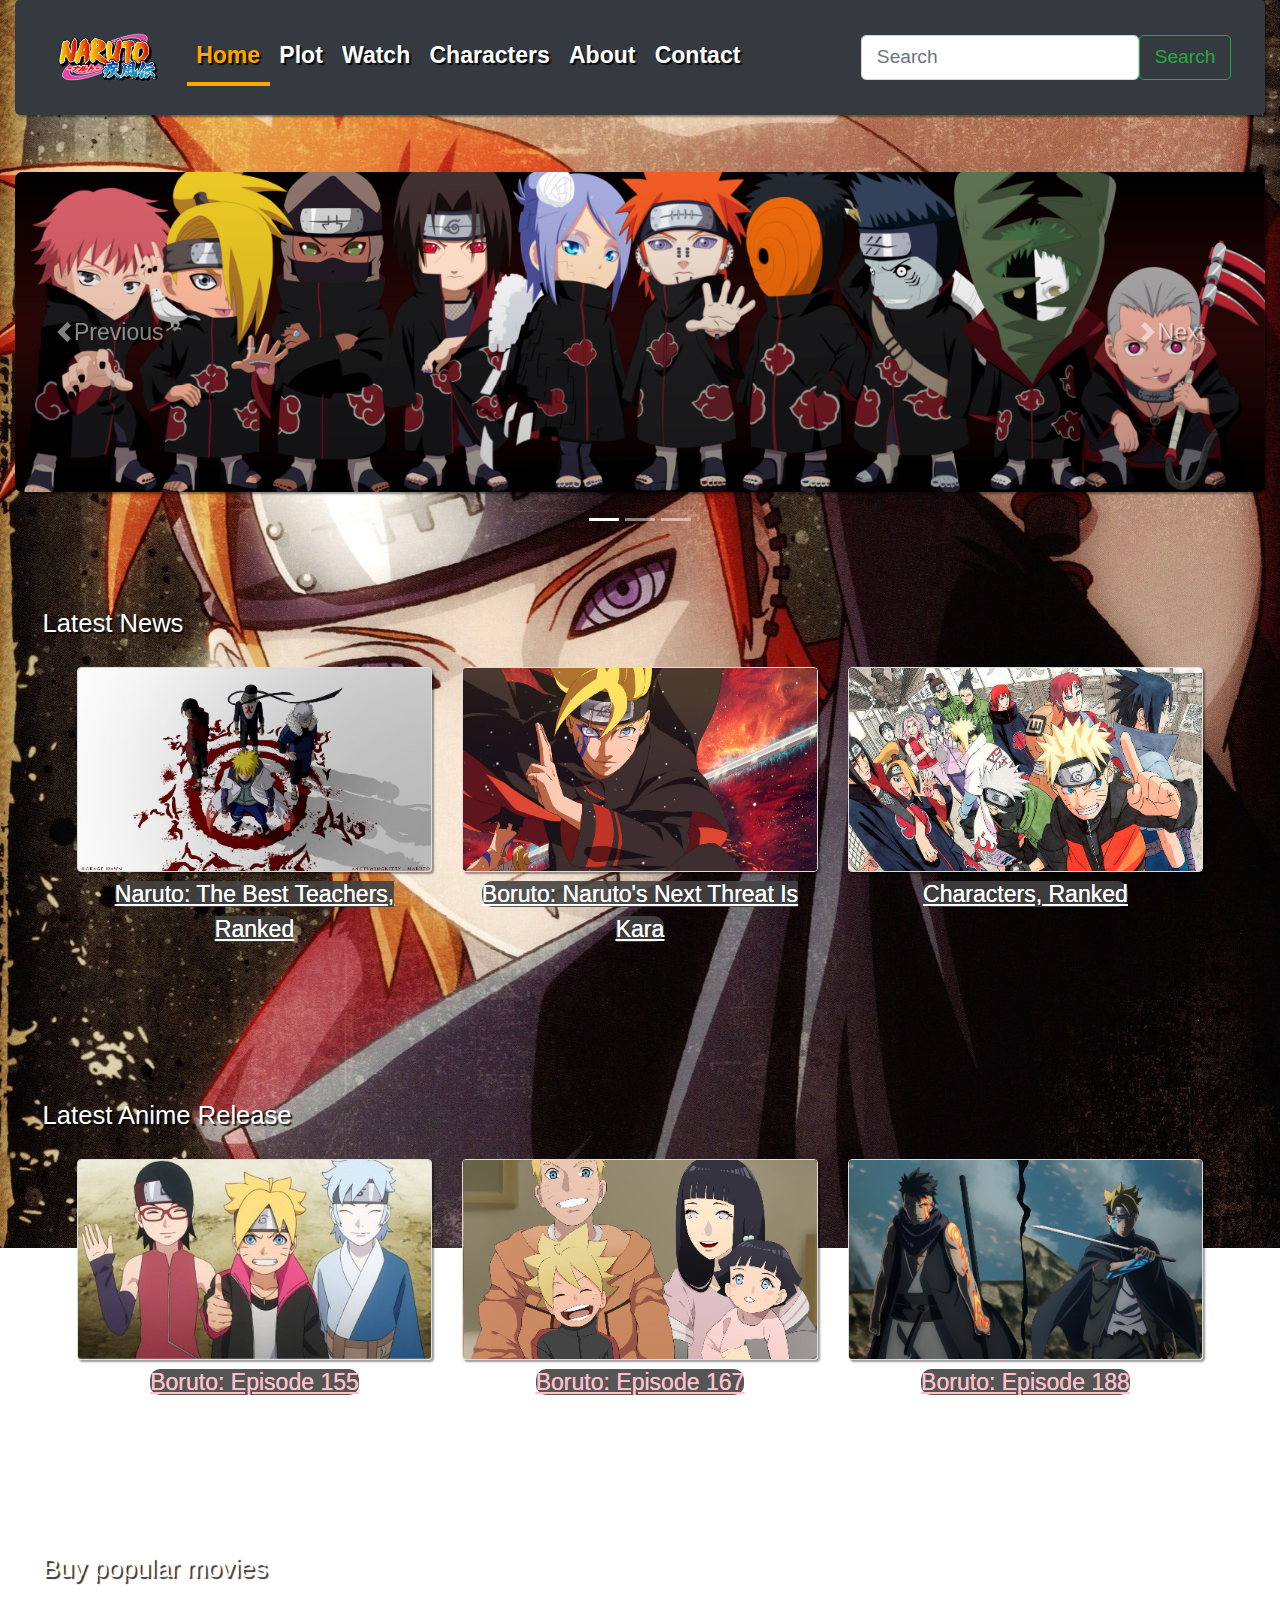
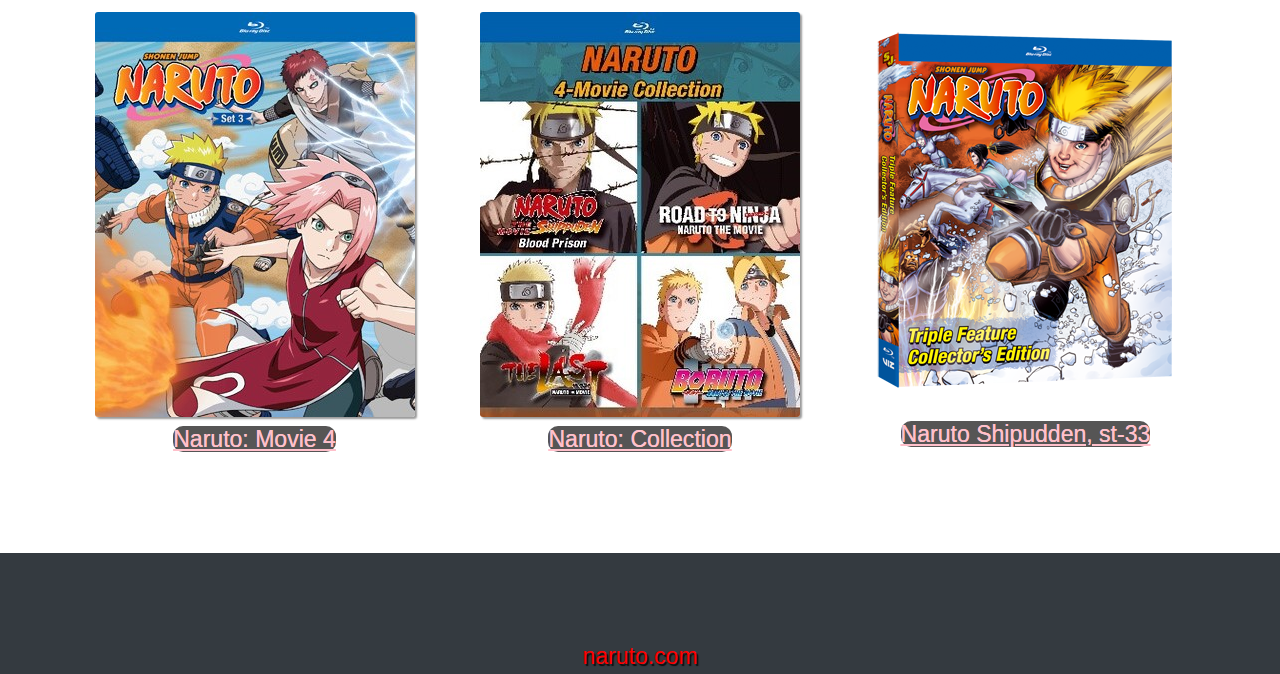
<file: Naruto/index.html>
<!DOCTYPE html>
<html lang="en">
<head>
    <meta charset="UTF-8">
    <meta http-equiv="X-UA-Compatible" content="IE=edge">
    <meta name="viewport" content="width=device-width, initial-scale=1.0">
    <title>Naruto</title>
    <link rel="stylesheet" type="text/css" href="style/style.css">
    <link rel="stylesheet" href="https://stackpath.bootstrapcdn.com/bootstrap/4.5.0/css/bootstrap.min.css">
</head>
<body>
    <!--Panel-->
    <header>
        <div class="shadow-box container-fluid">
            <nav class="navbar navbar-expand-lg navbar-dark bg-dark">
                <div class="container-fluid">
                  <a class="navbar-brand" href="index.html"><img src="media/logo.svg" class = "img-fluid" alt="Back to homepage" title="Back to homepage" loading="lazy"/></a>
                  <button class="navbar-toggler" data-toggle="collapse" data-target="#navbarSupportedContent">
                    <span class="navbar-toggler-icon"></span>
                  </button>
                  <div class="collapse navbar-collapse" id="navbarSupportedContent">
                    <ul class="navbar-nav me-auto mb-2 mb-lg-0">
                        <li class="nav-item"><a class="nav-link active" href="index.html" aria-current="page">Home</a></li>
                        <li class="nav-item"><a class="nav-link" href="plot.html">Plot</a></li>
                        <li class="nav-item"><a class="nav-link" href="watch.html">Watch</a></li>
                        <li class="nav-item"><a class="nav-link" href="characters.html">Characters</a></li>
                        <li class="nav-item"><a class="nav-link" href="about.html">About</a></li>
                        <li class="nav-item"><a class="nav-link" href="contact.html">Contact</a></li>
                    </ul>
                    <form class="d-flex ml-auto">
                      <input class="form-control me-2" type="search" placeholder="Search" aria-label="Search">
                      <button class="btn btn-outline-success" type="submit">Search</button>
                    </form>
                  </div>
                </div>
              </nav>
        </div>
    </header>
    <!--Panel-->


    <!--Carousel-->

    <div class="container-fluid">
        <div id="carousel" class="carousel slide py-5" data-ride="carousel">
            <ul class="carousel-indicators">
                <li data-target="#carousel" data-slide-to="0" class="active" aria-current="true"></li>
                <li data-target="#carousel" data-slide-to="1"></li>
                <li data-target="#carousel" data-slide-to="2"></li>
            </ul>
            <div class="carousel-inner">
                <div class="carousel-item active">
                <img src="media/carousel1.jpg" class="d-block w-100" alt="carousel_image">
                </div>
                <div class="carousel-item">
                <img src="media/carousel2.jpg" class="d-block w-100" alt="carousel_image">
                </div>
                <div class="carousel-item">
                <img src="media/carousel3.jpg" class="d-block w-100" alt="carousel_image">
                </div>
            </div>
            <a class="carousel-control-prev" data-target="#carousel" data-slide="prev">
                <span class="carousel-control-prev-icon" aria-hidden="true"></span>
                <span class="visually-hidden">Previous</span>
            </a>
            <a class="carousel-control-next" data-target="#carousel" data-slide="next">
                <span class="carousel-control-next-icon" aria-hidden="true"></span>
                <span class="visually-hidden">Next</span>
            </a>
        </div>
    </div>

    <!--Carousel-->

    <div id="front-content">
        <section id="anime_new" class = "container-fluid p-5">
            <div class = "row">
                <h2>Latest News</h2> 
            </div>
            <div class = "row p-3">
                <figure class = "col-lg-4 col-md-6 col-sm-12 text-center">
                    <a href="https://screenrant.com/naruto-anime-best-characters/"><img src="media/news1.jpg" class = "img-fluid" alt="5 Hokages"></a>
                    <figcaption><a href="https://screenrant.com/naruto-anime-best-characters/">Naruto: The Best Teachers, Ranked</a></figcaption>
                </figure>
                <figure class = "col-lg-4 col-md-6 col-sm-12 text-center">
                    <a href="https://naruto.fandom.com/wiki/Kara"><img src="media/news2.jpg" class = "img-fluid" alt="Boruto and Jougan"></a>
                    <figcaption><a href="https://naruto.fandom.com/wiki/Kara">Boruto: Naruto's Next Threat Is Kara</a></figcaption>
                </figure> 
                <figure class = "col-lg-4 col-md-6 col-sm-12 text-center">
                    <a href="https://www.cbr.com/powerful-naruto-characters-ranked/"><img src="media/news3.jpg" class = "img-fluid" alt="Characters Naruto"></a>
                    <figcaption><a href="https://www.cbr.com/powerful-naruto-characters-ranked/">Characters, Ranked</a></figcaption>
                </figure> 
            </div>
        </section>
    
        <section id="anime_rel" class = "container-fluid p-5">
            <div class = "row">
                <h2>Latest Anime Release</h2> 
            </div>
            <div class = "row p-3">
                <figure class = "col-lg-4 col-md-6 col-sm-12 text-center">
                    <a href="internal/fullsize3.html"><img src="media/lar1.jpg" class = "img-fluid" alt="Team 7 back"></a>
                    <figcaption><a href="">Boruto: Episode 155</a></figcaption>
                </figure>
                <figure class = "col-lg-4 col-md-6 col-sm-12 text-center">
                    <a href="internal/fullsize1.html"><img src="media/lar2.jpg" class = "img-fluid" alt="Naruto and his family"></a>
                    <figcaption><a href="">Boruto: Episode 167</a></figcaption>
                </figure> 
                <figure class = "col-lg-4 col-md-6 col-sm-12 text-center">
                    <a href="internal/fullsize2.html"><img src="media/lar3.jpg" class = "img-fluid" alt="Kavaki vs Boruto"></a>
                    <figcaption><a href="">Boruto: Episode 188</a></figcaption>
                </figure> 
            </div>
        </section>
    
        <section id = "movies" class = "container-fluid p-5">
            <div class = "row">
                <h2>Buy popular movies</h2> 
            </div>
            <div class = "row p-3">
                <figure class = "col-lg-4 col-md-6 col-sm-12 text-center">
                    <img src="media/movie1.jpg" class = "img-fluid" alt="movie_image">
                    <figcaption><a href="">Naruto: Movie 4</a></figcaption>
                </figure>
                <figure class = "col-lg-4 col-md-6 col-sm-12 text-center">
                    <img src="media/movie2.jpg" class = "img-fluid" alt="movie_image">
                    <figcaption><a href="">Naruto: Collection</a></figcaption>
                </figure> 
                <figure class = "col-lg-4 col-md-6 col-sm-12 text-center">
                    <img style = "box-shadow: 0px 0px !important" src="media/movie3.png" class = "img-fluid" alt="movie_image">
                    <figcaption><a href="">Naruto Shipudden, st-33</a></figcaption>
                </figure> 
            </div>
        </section>
    </div>

    <!-- Footer -->
    <footer class="page-footer font-small bg-dark pt-4">

        <!-- Footer Elements -->
        <div class="font-weight-light text-center pt-5">
        <a href="index.html"  style = "color: red;" >naruto.com</a>
        </div>
    
    </footer>
    <!-- Footer -->

    <!-- JS files: jQuery first, then Popper.js, then Bootstrap JS -->
    <script src="https://code.jquery.com/jquery-3.5.1.min.js"></script>
    <script src="https://cdn.jsdelivr.net/npm/popper.js@1.16.0/dist/umd/popper.min.js"></script>
    <script src="https://stackpath.bootstrapcdn.com/bootstrap/4.5.0/js/bootstrap.min.js"></script>
</body>
</html>
</file>
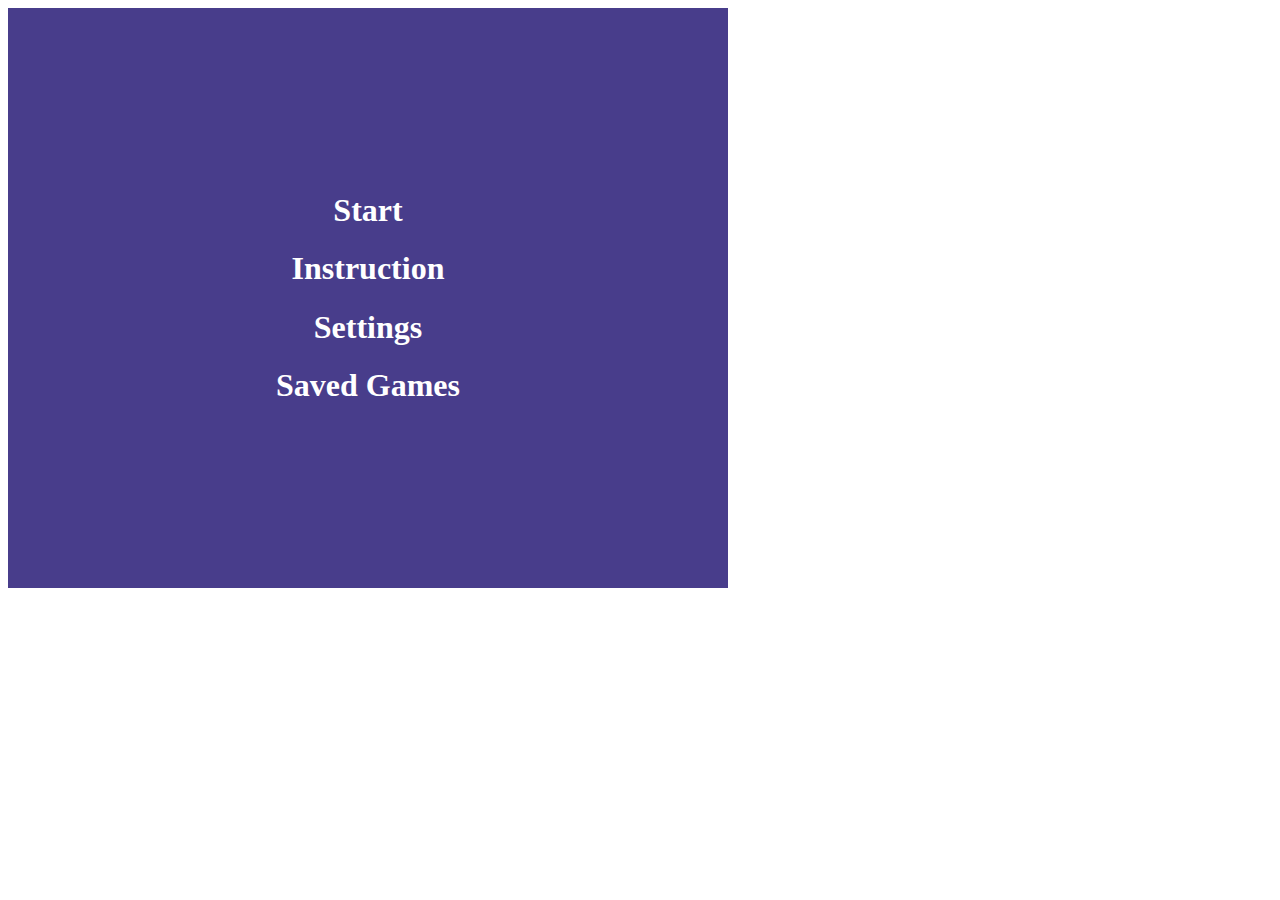
<file: aMAZEing labyrinth/pipe.html>
<!DOCTYPE html>
<html lang="en">
<head>
    <meta charset="UTF-8">
    <meta http-equiv="X-UA-Compatible" content="IE=edge">
    <meta name="viewport" content="width=device-width, initial-scale=1.0">
    <title>Document</title>
    <link rel="stylesheet" href="styles.css">
    <link rel="stylesheet" href="cardStyle.css">
</head>
<body>
    <div class="menu">
        <div class="back hidden"><</div>
        <div class='main-menu'>
            <h1>Start</h1>
            <h1>Instruction</h1>
            <h1>Settings</h1>
            <h1>Saved Games</h1>
        </div>
        <div class='instruction hidden'>
            <p>
                The rooms int maze are symbolized by a 7x7 square grid cells. 
                For each room we know that which wall has a door. 
                If there are two doors in the contact wall of two neighbouring rooms, 
                you can go from one room to another. The even rows and columns in the grid can be slided, 
                the other rooms are fixed throughout the game. By sliding the rooms in the grid, 
                doors and passages open through which players can move in the maze. 
                By cleverly sliding the rooms players try to find their way to the treasures. 
                The first player to find all their treasures and return to the starting square is the winner.
            </p>
            <img src="arrow-keys.png" alt="arrow keys">
            <img src="spacebar.png" alt="spacebar">
            <p> Arrow keys -> control playing piece</p>
            <p> Spacebar -> skip your turn</p>
        </div>
        <div class='settings hidden'>
            <div>
                <span>Number of Players</span>
                <input type="range" value="2" min="2" max="4" oninput="rangevalue.value=value"/>
                <output id="rangevalue">2</output>
            </div>
            <br>
            <br>
            <div>
                <span>Number of Treasure cards per player</span>
                <input type="range" value="2" min="1" max="12" oninput="rangevalue.value=value"/>
                <output id="rangevalue">2</output>
            </div>
        </div>
        <div class='winPage hidden'>
        </div>
        <div class='savedGame hidden'></div>
    </div>
    <div class="game hidden">
        <div class="main">
            <div class="border">
                <div class="upper">
                    <img src="pointer_north.png" alt="pointer" width="16px">
                    <img src="pointer_north.png" alt="pointer" width="16px">
                    <img src="pointer_north.png" alt="pointer" width="16px">
                </div>
                <div class="leftSide">
                    <img src="pointer_west.png" alt="pointer" width="16px">
                    <img src="pointer_west.png" alt="pointer" width="16px">
                    <img src="pointer_west.png" alt="pointer" width="16px">
                </div>
                <div class="grid">
                    
                </div>
                <div class="rightSide">
                    <img src="pointer_east.png" alt="pointer" width="16px">
                    <img src="pointer_east.png" alt="pointer" width="16px">
                    <img src="pointer_east.png" alt="pointer" width="16px">
                </div>
                <div class="lower">
                    <img src="pointer_south.png" alt="pointer" width="16px">
                    <img src="pointer_south.png" alt="pointer" width="16px">
                    <img src="pointer_south.png" alt="pointer" width="16px">
                </div>
            </div>
    
            <div class="info">
                <h3>Player's Info</h3>
                <div class = "playerInfo">
                    
                </div>
                <h3>Player's cards</h3>
                <div class="cards">
                </div>
                
                <h3 style="margin-top: 40px">Extra Room</h3>
                <div class="extraCard">
                
                </div>
            </div>
            <script src="menu.js"></script>
            <script src="pipe.js"></script>
        </div>
    </div>
</body>
</html>
</file>
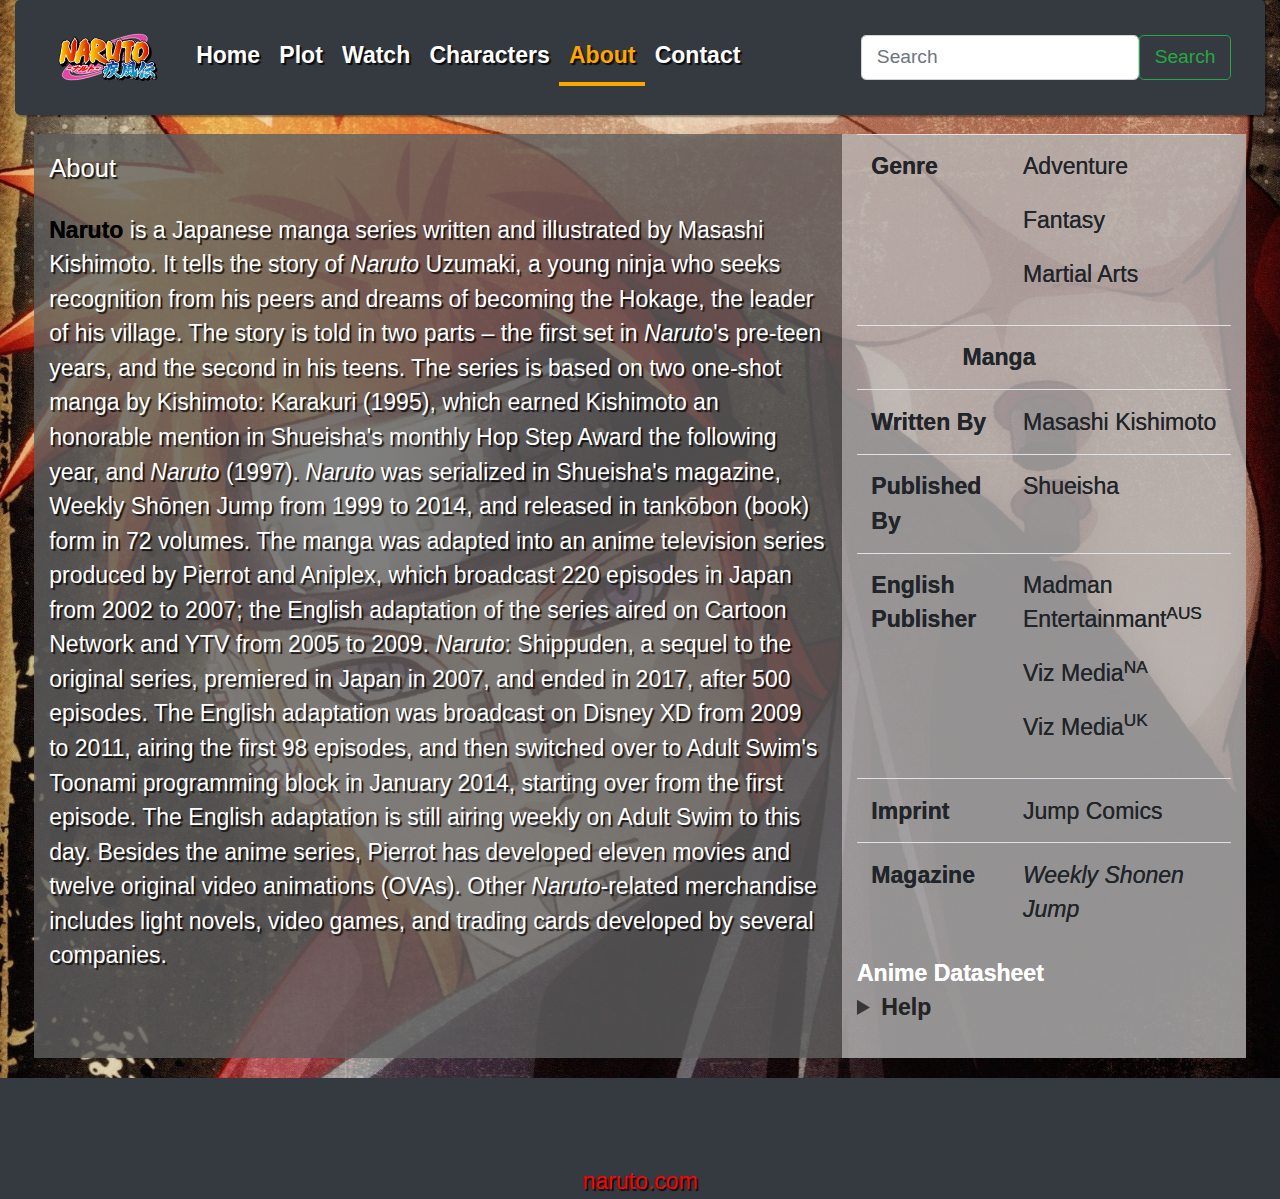
<file: Naruto/about.html>
<!DOCTYPE html>
<html lang="en" style="height:100%;">
<head>
    <meta charset="UTF-8">
    <meta http-equiv="X-UA-Compatible" content="IE=edge">
    <meta name="viewport" content="width=device-width, initial-scale=1.0">
    <title>Naruto</title>
    <link rel="stylesheet" type="text/css" href="style/style.css">
    <link rel="stylesheet" href="https://stackpath.bootstrapcdn.com/bootstrap/4.5.0/css/bootstrap.min.css">
</head>
<body class = "d-flex flex-column h-100">
    <!--Panel-->
    <header>
        <div class="container-fluid">
            <nav class="navbar navbar-expand-lg navbar-dark bg-dark">
                <div class="container-fluid">
                  <a class="navbar-brand" href="index.html"><img class = "img-fluid" src="media/logo.svg" alt="Back to homepage" title="Back to homepage" loading="lazy"/></a>
                  <button class="navbar-toggler" data-toggle="collapse" data-target="#navbarSupportedContent">
                    <span class="navbar-toggler-icon"></span>
                  </button>
                  <div class="collapse navbar-collapse" id="navbarSupportedContent">
                    <ul class="navbar-nav me-auto mb-2 mb-lg-0">
                        <li class="nav-item"><a class="nav-link" href="index.html" aria-current="page">Home</a></li>
                        <li class="nav-item"><a class="nav-link" href="plot.html">Plot</a></li>
                        <li class="nav-item"><a class="nav-link" href="watch.html">Watch</a></li>
                        <li class="nav-item"><a class="nav-link" href="characters.html">Characters</a></li>
                        <li class="nav-item"><a class="nav-link active" href="about.html">About</a></li>
                        <li class="nav-item"><a class="nav-link" href="contact.html">Contact</a></li>
                    </ul>
                    <form class="d-flex ml-auto">
                      <input class="form-control me-2" type="search" placeholder="Search" aria-label="Search">
                      <button class="btn btn-outline-success" type="submit">Search</button>
                    </form>
                  </div>
                </div>
              </nav>
        </div>
    </header>
    <!--Panel-->

    <!--Body-->
    <div class="flex-grow-1 container-fluid about-plot">
      <div class = "about-row row mx-3 my-3">
        <div class = "about-text col-lg-8 col-md-12 col-sm-12">
          <article>
            <h2 class = "py-3">About</h2>
            <strong>Naruto</strong> is a Japanese manga series written and illustrated by Masashi Kishimoto. 
            It tells the story of <i>Naruto</i> Uzumaki, a young ninja who seeks recognition from his peers and dreams of becoming the Hokage, 
            the leader of his village. The story is told in two parts – the first set in <i>Naruto</i>'s pre-teen years, and the second in his teens. 
            The series is based on two one-shot manga by Kishimoto: Karakuri (1995), 
            which earned Kishimoto an honorable mention in Shueisha's monthly Hop Step Award the following year, and <i>Naruto</i> (1997).
           <i>Naruto</i> was serialized in Shueisha's magazine, Weekly Shōnen Jump from 1999 to 2014, 
            and released in tankōbon (book) form in 72 volumes. 
            The manga was adapted into an anime television series produced by Pierrot and Aniplex, 
            which broadcast 220 episodes in Japan from 2002 to 2007; 
            the English adaptation of the series aired on Cartoon Network and YTV from 2005 to 2009.
            <i>Naruto</i>: Shippuden, a sequel to the original series, premiered in Japan in 2007, and ended in 2017, after 500 episodes. 
            The English adaptation was broadcast on Disney XD from 2009 to 2011, airing the first 98 episodes, 
            and then switched over to Adult Swim's Toonami programming block in January 2014, starting over from the first episode. 
            The English adaptation is still airing weekly on Adult Swim to this day. 
            Besides the anime series, Pierrot has developed eleven movies and twelve original video animations (OVAs). 
            Other <i>Naruto</i>-related merchandise includes light novels, video games, and trading cards developed by several companies.
          </article>
        </div>
        <div class = "about-table col-lg-4 col-md-12 col-sm-12">
          <table class="table">
            <caption>
              <strong style="color:white"> Anime Datasheet </strong>
              <details id="tab-sum">
                <summary>Help</summary>
                <p>In this table you fill find
                  the following rows: Genre, Publisher, Author
                  etc.
                </p>
              </details>
            </caption>
            <tbody>
              <tr>
                <th>Genre</th>
                <td>
                  <p>Adventure</p>
                  <p>Fantasy</p>
                  <p>Martial Arts</p>
                </td>
              </tr>
              <tr>
                <th colspan = "1" class = "text-right mx-0 px-0">Man</th>
                <th class = "mx-0 px-0">ga</th>
              </tr>
              <tr>
                <th>Written By</th>
                <td>Masashi Kishimoto</td>
              </tr>
              <tr>
                <th>Published By</th>
                <td>Shueisha</td>
              </tr>
              <tr>
                <th>English Publisher</th>
                <td>
                  <p>Madman Entertainmant<sup>AUS</sup></p>
                  <p>Viz Media<sup>NA</sup></p>
                  <p>Viz Media<sup>UK</sup></p>
                </td>
              </tr>
              <tr>
                <th>Imprint</th>
                <td>Jump Comics</td>
              </tr>
              <tr>
                <th>Magazine</th>
                <td><i>Weekly Shonen Jump</i></td>
              </tr>
            </tbody>
          </table>
        </div>
      </div>
    </div>
    <!--Body-->

    <!-- Footer -->
    <footer class="page-footer font-small bg-dark pt-4">
    <!-- Footer Elements -->

    <div class="container font-weight-light text-center pt-5">
    <a href="index.html"  style = "color: red;" >naruto.com</a>
    </div>

    </footer>
    <!-- Footer -->

    <!-- JS files: jQuery first, then Popper.js, then Bootstrap JS -->
    <script src="https://code.jquery.com/jquery-3.5.1.min.js"></script>
    <script src="https://cdn.jsdelivr.net/npm/popper.js@1.16.0/dist/umd/popper.min.js"></script>
    <script src="https://stackpath.bootstrapcdn.com/bootstrap/4.5.0/js/bootstrap.min.js"></script>
</body>
</html>
</file>
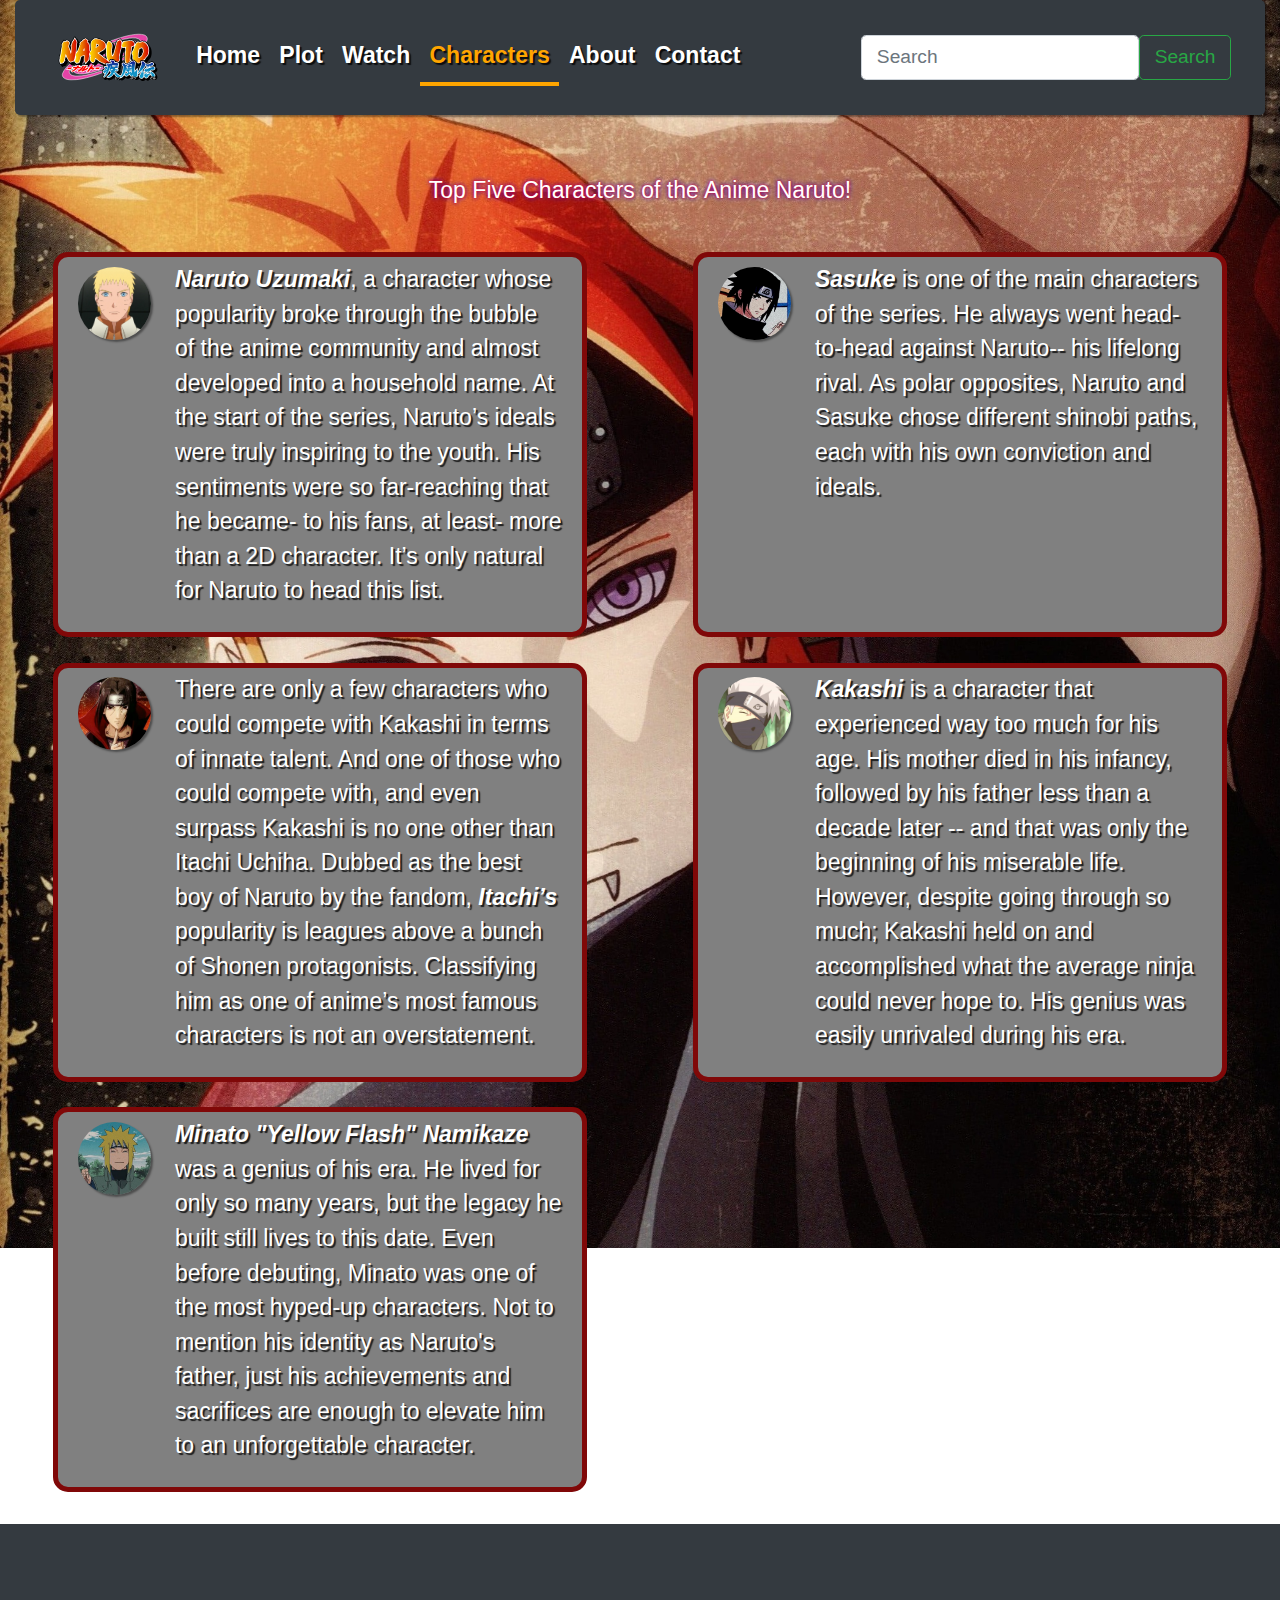
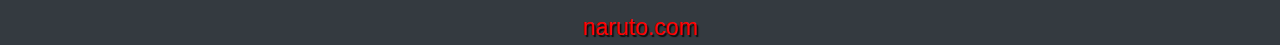
<file: Naruto/characters.html>
<!DOCTYPE html>
<html lang="en" style="height:100%;">
<head>
    <meta charset="UTF-8">
    <meta http-equiv="X-UA-Compatible" content="IE=edge">
    <meta name="viewport" content="width=device-width, initial-scale=1.0">
    <title>Naruto</title>
    <link rel="stylesheet" type="text/css" href="style/style.css">
    <link rel="stylesheet" href="https://stackpath.bootstrapcdn.com/bootstrap/4.5.0/css/bootstrap.min.css">
</head>
<body class = "d-flex flex-column h-100">
    <!--Panel-->
    <header>
        <div class="container-fluid">
            <nav class="navbar navbar-expand-lg navbar-dark bg-dark">
                <div class="container-fluid">
                  <a class="navbar-brand" href="index.html"><img class = "img-fluid" src="media/logo.svg" alt="Back to homepage" title="Back to homepage" loading="lazy"/></a>
                  <button class="navbar-toggler" data-toggle="collapse" data-target="#navbarSupportedContent">
                    <span class="navbar-toggler-icon"></span>
                  </button>
                  <div class="collapse navbar-collapse" id="navbarSupportedContent">
                    <ul class="navbar-nav me-auto mb-2 mb-lg-0">
                        <li class="nav-item"><a class="nav-link" href="index.html" aria-current="page">Home</a></li>
                        <li class="nav-item"><a class="nav-link" href="plot.html">Plot</a></li>
                        <li class="nav-item"><a class="nav-link" href="watch.html">Watch</a></li>
                        <li class="nav-item"><a class="nav-link active" href="characters.html">Characters</a></li>
                        <li class="nav-item"><a class="nav-link" href="about.html">About</a></li>
                        <li class="nav-item"><a class="nav-link" href="contact.html">Contact</a></li>
                    </ul>
                    <form class="d-flex ml-auto">
                      <input class="form-control me-2" type="search" placeholder="Search" aria-label="Search">
                      <button class="btn btn-outline-success" type="submit">Search</button>
                    </form>
                  </div>
                </div>
              </nav>
        </div>
    </header>
    <!--Panel-->
	
	<div id = "characters" class = "flex-grow-1 container-fluid py-3">
		<h1 class = "pt-3 pb-3 text-center"> 
		<span style = "text-shadow: 0 0 3px #FF0000, 0 0 5px #0000FF;"> Top Five Characters of the Anime Naruto! </span> 
		</h1>
		
		<div class = "row">
			<div class = "col-sm-12 col-md-12 col-lg-5 char-block">
				<div class = "media">
					<img src="media/char1.jpg" class = "img-fluid rounded-circle char-img" alt="character_image" />
					<div class = "media-body">
						<p> <strong><i>Naruto Uzumaki</i></strong>, a character whose popularity broke through 
						the bubble of the anime community and almost developed into a household name. 
						At the start of the series, Naruto’s ideals were truly inspiring to the youth. 
						His sentiments were so far-reaching that he became- to his fans, 
						at least- more than a 2D character. It’s only natural for Naruto to head this list.</p>
					</div>
				</div>
			</div>
			<div class = "col-sm-12 col-md-12 col-lg-5 char-block">
				<div class = "media">
				<img src="media/char2.jpg" class = "img-fluid rounded-circle char-img" alt="character_image" />
					<div class = "media-body">
						<p> <strong><i>Sasuke</i></strong> is one of the main characters of the series. 
						He always went head-to-head against Naruto-- his lifelong rival. 
						As polar opposites, Naruto and Sasuke chose different shinobi paths, 
						each with his own conviction and ideals.</p>
					</div>
				</div>	
			</div>
		</div>
		<div class = "row">
			<div class = "col-sm-12 col-md-12 col-lg-5 char-block">
				<div class = "media">
					<img src="media/char3.jpg" class = "img-fluid rounded-circle char-img" alt="character_image" />
					<div class = "media-body">
						<p>There are only a few characters who could compete with Kakashi in terms of innate talent. 
						And one of those who could compete with, and even surpass Kakashi is no one other than Itachi Uchiha.
						Dubbed as the best boy of Naruto by the fandom, 
						<strong><i>Itachi’s</i></strong> popularity is leagues above a bunch of Shonen protagonists. 
						Classifying him as one of anime’s most famous characters is not an overstatement.</p>	
					</div>
				</div>
			</div>
			<div class = "col-sm-12 col-md-12 col-lg-5 char-block">
				<div class = "media">
					<img src="media/char4.jpg" class = "img-fluid rounded-circle char-img" alt="character_image" />
					<div class = "media-body">
						<p><strong><i>Kakashi</i></strong> is a character that experienced way too much for his age. 
						His mother died in his infancy, followed by his father less than a decade later -- 
						and that was only the beginning of his miserable life.
						However, despite going through so much; Kakashi held on and accomplished 
						what the average ninja could never hope to. His genius was easily unrivaled during his era.</p>
					</div>
				</div>
			</div>
		</div>
		<div class = "row">
			<div class = "col-sm-12 col-md-12 col-lg-5 char-block">
				<div class = "media">
					<img src="media/char5.jpg" class = "img-fluid rounded-circle char-img" alt="character_image" />
					<div class = "media-body">
						<p><strong><i>Minato "Yellow Flash" Namikaze</i></strong> was a genius of his era. 
						He lived for only so many years, but the legacy he built still lives to this date.
						Even before debuting, Minato was one of the most hyped-up characters. 
						Not to mention his identity as Naruto's father, 
						just his achievements and sacrifices are enough to elevate him to an unforgettable character.</p>
					</div>
				</div>
			</div>
			<div class = "col-sm-12 col-md-12 col-lg-5 char-block" style = "opacity: 0% !important">
				
			</div>
		</div>
	</div>
	

    <!-- Footer -->
    <footer class="page-footer font-small bg-dark pt-4">

    <!-- Footer Elements -->

    <div class="font-weight-light text-center pt-5">
    <a href="index.html"  style = "color: red;" >naruto.com</a>
    </div>

</footer>
<!-- Footer -->

    <!-- JS files: jQuery first, then Popper.js, then Bootstrap JS -->
    <script src="https://code.jquery.com/jquery-3.5.1.min.js"></script>
    <script src="https://cdn.jsdelivr.net/npm/popper.js@1.16.0/dist/umd/popper.min.js"></script>
    <script src="https://stackpath.bootstrapcdn.com/bootstrap/4.5.0/js/bootstrap.min.js"></script>
</body>
</html>
</file>
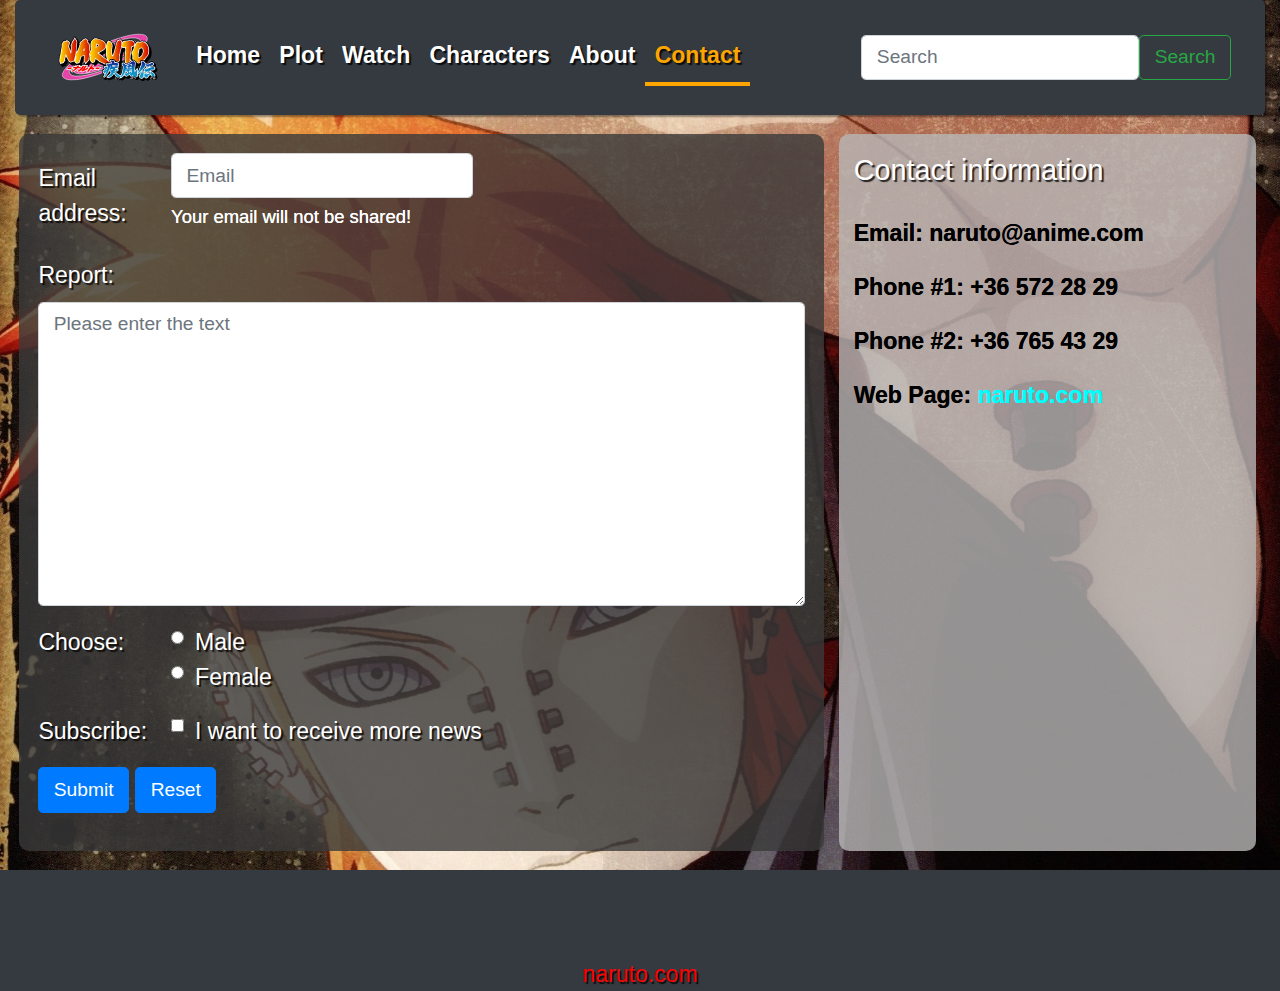
<file: Naruto/contact.html>
<!DOCTYPE html>
<html lang="en" style="height:100%;">
<head>
    <meta charset="UTF-8">
    <meta http-equiv="X-UA-Compatible" content="IE=edge">
    <meta name="viewport" content="width=device-width, initial-scale=1.0">
    <title>Naruto</title>
    <link rel="stylesheet" type="text/css" href="style/style.css">
    <link rel="stylesheet" href="https://stackpath.bootstrapcdn.com/bootstrap/4.5.0/css/bootstrap.min.css">
    <script>

      function checkForm() {
        var email = document.forms["contact-form"]["inputEmail"];
        var male = document.forms["contact-form"]["maleRadio"];
        var female = document.forms["contact-form"]["femaleRadio"];
        var text = document.forms["contact-form"]["contact-text"];
        var warn = document.getElementById("warn");

        var submit = true;

        if(email.value == null || email.value == "") {
          setError("emailLabel");
          submit = false;
        }

        if(text.value == null || text.value == "") {
          setError("reportLabel");
          submit = false;
        }

        if(!(male.checked || female.checked)) {
          setError("radioLabel");
          submit = false;
        }
        
        if(!submit) {
          createWarn();
        }

        return submit;
      }

      function emailChange() {
        setDefault("emailLabel");
        removeWarn();
      }

      function textChange() {
        setDefault("reportLabel");
        removeWarn();
      }

      function radioChange() {
        setDefault("radioLabel");
        removeWarn();
      }      

      function resetAll() {
        emailChange();
        textChange();
        radioChange();
      }

      function removeWarn() {
        warn.setAttribute("class", "");
        warn.innerHTML = "";
      }

      function createWarn() {
        warn.setAttribute("class", "alert alert-danger");
        warn.innerHTML = "Please, fill all the required fields!";
      }

      function setError(id) {
        var emailChange = document.getElementById(id);
        emailChange.setAttribute("style", "color: red");
        switch(id) {
          case "emailLabel": emailChange.innerHTML = "❌ " + "Email address:"; break;
          case "reportLabel": emailChange.innerHTML = "❌ " + "Report:"; break;
          case "radioLabel": emailChange.innerHTML = "❌ " + "Choose:"; break;
        }
      }

      function setDefault(id) {
        var emailChange = document.getElementById(id);
        emailChange.setAttribute("style", "color: white");
        switch(id) {
          case "emailLabel": emailChange.innerHTML = "Email address:"; break;
          case "reportLabel": emailChange.innerHTML = "Report:"; break;
          case "radioLabel": emailChange.innerHTML = "Choose:"; break;
        }
      }

    </script>   
</head>
<body class = "d-flex flex-column h-100">
  <!--Panel-->
    <header>
      <div class="container-fluid">
          <nav class="navbar navbar-expand-lg navbar-dark bg-dark">
              <div class="container-fluid">
                <a class="navbar-brand" href="index.html"><img class = "img-fluid" src="media/logo.svg" alt="Back to homepage" title="Back to homepage" loading="lazy"/></a>
                <button class="navbar-toggler" data-toggle="collapse" data-target="#navbarSupportedContent">
                  <span class="navbar-toggler-icon"></span>
                </button>
                <div class="collapse navbar-collapse" id="navbarSupportedContent">
                  <ul class="navbar-nav me-auto mb-2 mb-lg-0">
                      <li class="nav-item"><a class="nav-link" href="index.html" aria-current="page">Home</a></li>
                      <li class="nav-item"><a class="nav-link" href="plot.html">Plot</a></li>
                      <li class="nav-item"><a class="nav-link" href="watch.html">Watch</a></li>
                      <li class="nav-item"><a class="nav-link" href="characters.html">Characters</a></li>
                      <li class="nav-item"><a class="nav-link" href="about.html">About</a></li>
                      <li class="nav-item"><a class="nav-link active" href="contact.html">Contact</a></li>
                  </ul>
                  <form class="d-flex ml-auto">
                    <input class="form-control me-2" type="search" placeholder="Search" aria-label="Search">
                    <button class="btn btn-outline-success" type="submit">Search</button>
                  </form>
                </div>
              </div>
            </nav>
      </div>
  </header>
  <!--Panel-->

  <div class="row p-3 mr-1">
    <div class="col-md-8 col-lg-8 col-sm-12">
      <div class = "contact-form p-3">
        <div class="" id="warn" role="alert">
        </div>
        <form onsubmit = "return checkForm()" action="mailto:someone@example.com" onreset = "resetAll()"  id="contact-form" method="post" enctype="text/plain">
          <div class="form-group row">
            <label id = "emailLabel" class="col-sm-2 col-form-label">Email address:</label>
            <div class="col-sm-5">
              <input type="email" onclick="emailChange()" class="form-control" id="inputEmail" aria-describedby="emailHelp" placeholder="Email">
              <aside><small id="emailHelp" class="form-text">Your email will not be shared!</small></aside>
            </div>
            <div class = "d-none col-sm-5"> </div>
          </div>
          <div class="form-group">
            <label id = "reportLabel">Report:</label>
            <textarea onclick="textChange()" class="form-control" name="form-text" id="contact-text" cols="30" rows="10" placeholder="Please enter the text"></textarea>
          </div>
          <fieldset class="form-group">
            <div class="row">
              <p id = "radioLabel" class="col-form-label col-sm-2 pt-0">Choose:</p>
              <div class="col-sm-10">
                <div class="form-check">
                  <input onclick="radioChange()" class="form-check-input" type="radio" name="gridRadios" id="maleRadio" value="option">
                  <label class="form-check-label">
                    Male
                  </label>
                </div>
                <div class="form-check">
                  <input onclick = "radioChange()" class="form-check-input" type="radio" name="gridRadios" id="femaleRadio" value="option">
                  <label class="form-check-label">
                    Female
                  </label>
                </div>
              </div>
            </div>
          </fieldset>
          <div class="form-group row">
            <div class="col-sm-2">Subscribe:</div>
            <div class="col-sm-10">
              <div class="form-check">
                <input class="form-check-input" type="checkbox" id="gridCheck1">
                <label class="form-check-label">
                  I want to receive more news
                </label>
              </div>
            </div>
          </div>
          <div class="form-group row">
            <div class="col-sm-10">
              <button type="submit" class="btn btn-primary">Submit</button>
              <button type="reset" class="btn btn-primary">Reset</button>
            </div>
          </div>
        </form>
      </div>    
    </div>
    <div class="col-md-4 col-lg-4 col-sm-12 contact-info">
      <h4 class = "py-3">Contact information</h4>
      <p class="contact-info-text">Email: naruto@anime.com</p>
      <p class="contact-info-text">Phone #1: +36 572 28 29</p>
      <p class="contact-info-text">Phone #2: +36 765 43 29</p>
      <p class="contact-info-text">Web Page: <span>naruto.com</span></p>
    </div>
  </div>
  <div class = "flex-grow-1"></div>

  <!-- Footer -->
  <footer class="page-footer font-small bg-dark pt-4">

  <!-- Footer Elements -->

  <div class="font-weight-light text-center pt-5">
  <a href="index.html"  style = "color: red;" >naruto.com</a>
  </div>

  </footer>
  <!-- Footer -->

    <!-- JS files: jQuery first, then Popper.js, then Bootstrap JS -->
    <script src="https://code.jquery.com/jquery-3.5.1.min.js"></script>
    <script src="https://cdn.jsdelivr.net/npm/popper.js@1.16.0/dist/umd/popper.min.js"></script>
    <script src="https://stackpath.bootstrapcdn.com/bootstrap/4.5.0/js/bootstrap.min.js"></script>
</body>
</html>
</file>
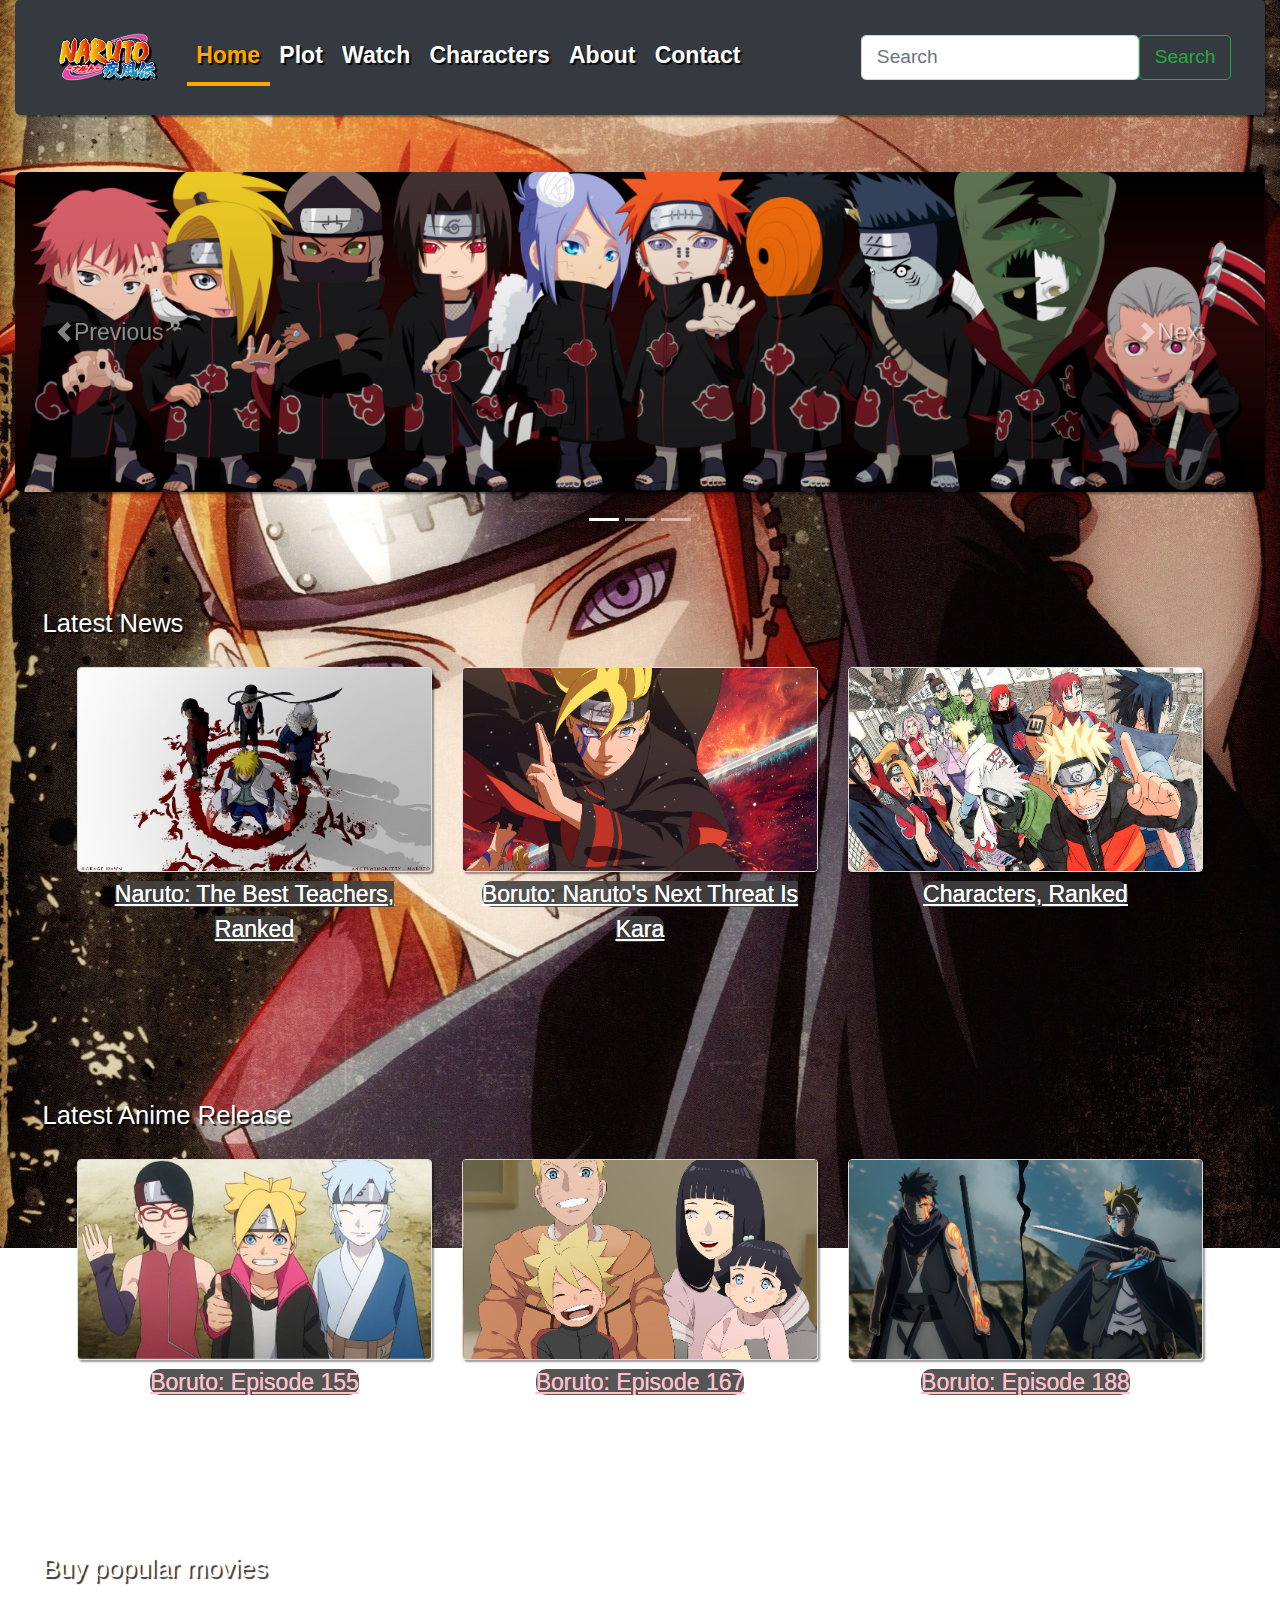
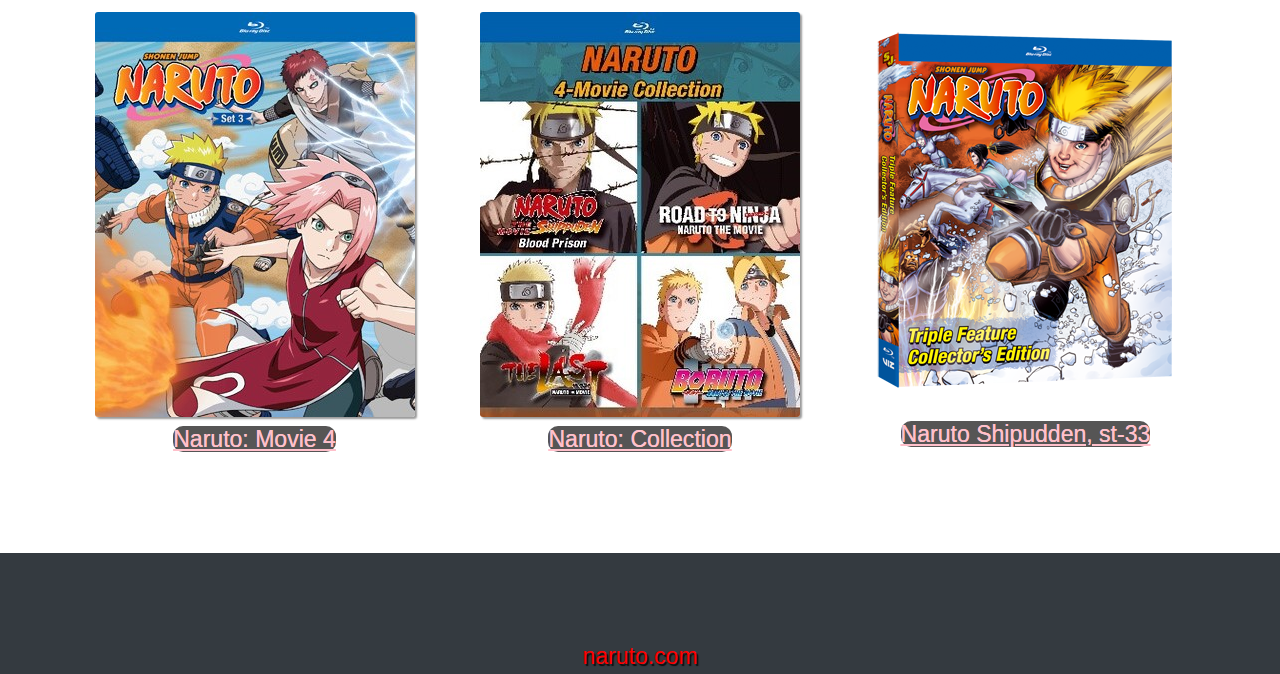
<file: Naruto/front.html>
<!DOCTYPE html>
<html lang="en">
<head>
    <meta charset="UTF-8">
    <meta http-equiv="X-UA-Compatible" content="IE=edge">
    <meta name="viewport" content="width=device-width, initial-scale=1.0">
    <title>Naruto</title>
    <link rel="stylesheet" type="text/css" href="style/style.css">
    <link rel="stylesheet" href="https://stackpath.bootstrapcdn.com/bootstrap/4.5.0/css/bootstrap.min.css">
</head>
<body>
    <!--Panel-->
    <header>
        <div class="shadow-box container-fluid">
            <nav class="navbar navbar-expand-lg navbar-dark bg-dark">
                <div class="container-fluid">
                  <a class="navbar-brand" href="front.html"><img src="media/logo.svg" class = "img-fluid" alt="Back to homepage" title="Back to homepage" loading="lazy"/></a>
                  <button class="navbar-toggler" data-toggle="collapse" data-target="#navbarSupportedContent">
                    <span class="navbar-toggler-icon"></span>
                  </button>
                  <div class="collapse navbar-collapse" id="navbarSupportedContent">
                    <ul class="navbar-nav me-auto mb-2 mb-lg-0">
                        <li class="nav-item"><a class="nav-link active" href="front.html" aria-current="page">Home</a></li>
                        <li class="nav-item"><a class="nav-link" href="plot.html">Plot</a></li>
                        <li class="nav-item"><a class="nav-link" href="watch.html">Watch</a></li>
                        <li class="nav-item"><a class="nav-link" href="characters.html">Characters</a></li>
                        <li class="nav-item"><a class="nav-link" href="about.html">About</a></li>
                        <li class="nav-item"><a class="nav-link" href="contact.html">Contact</a></li>
                    </ul>
                    <form class="d-flex ml-auto">
                      <input class="form-control me-2" type="search" placeholder="Search" aria-label="Search">
                      <button class="btn btn-outline-success" type="submit">Search</button>
                    </form>
                  </div>
                </div>
              </nav>
        </div>
    </header>
    <!--Panel-->


    <!--Carousel-->

    <div class="container-fluid">
        <div id="carousel" class="carousel slide py-5" data-ride="carousel">
            <ul class="carousel-indicators">
                <li data-target="#carousel" data-slide-to="0" class="active" aria-current="true"></li>
                <li data-target="#carousel" data-slide-to="1"></li>
                <li data-target="#carousel" data-slide-to="2"></li>
            </ul>
            <div class="carousel-inner">
                <div class="carousel-item active">
                <img src="media/carousel1.jpg" class="d-block w-100" alt="carousel_image">
                </div>
                <div class="carousel-item">
                <img src="media/carousel2.jpg" class="d-block w-100" alt="carousel_image">
                </div>
                <div class="carousel-item">
                <img src="media/carousel3.jpg" class="d-block w-100" alt="carousel_image">
                </div>
            </div>
            <a class="carousel-control-prev" data-target="#carousel" data-slide="prev">
                <span class="carousel-control-prev-icon" aria-hidden="true"></span>
                <span class="visually-hidden">Previous</span>
            </a>
            <a class="carousel-control-next" data-target="#carousel" data-slide="next">
                <span class="carousel-control-next-icon" aria-hidden="true"></span>
                <span class="visually-hidden">Next</span>
            </a>
        </div>
    </div>

    <!--Carousel-->

    <div id="front-content">
        <section id="anime_new" class = "container-fluid p-5">
            <div class = "row">
                <h2>Latest News</h2> 
            </div>
            <div class = "row p-3">
                <figure class = "col-lg-4 col-md-6 col-sm-12 text-center">
                    <a href="https://screenrant.com/naruto-anime-best-characters/"><img src="media/news1.jpg" class = "img-fluid" alt="5 Hokages"></a>
                    <figcaption><a href="https://screenrant.com/naruto-anime-best-characters/">Naruto: The Best Teachers, Ranked</a></figcaption>
                </figure>
                <figure class = "col-lg-4 col-md-6 col-sm-12 text-center">
                    <a href="https://naruto.fandom.com/wiki/Kara"><img src="media/news2.jpg" class = "img-fluid" alt="Boruto and Jougan"></a>
                    <figcaption><a href="https://naruto.fandom.com/wiki/Kara">Boruto: Naruto's Next Threat Is Kara</a></figcaption>
                </figure> 
                <figure class = "col-lg-4 col-md-6 col-sm-12 text-center">
                    <a href="https://www.cbr.com/powerful-naruto-characters-ranked/"><img src="media/news3.jpg" class = "img-fluid" alt="Characters Naruto"></a>
                    <figcaption><a href="https://www.cbr.com/powerful-naruto-characters-ranked/">Characters, Ranked</a></figcaption>
                </figure> 
            </div>
        </section>
    
        <section id="anime_rel" class = "container-fluid p-5">
            <div class = "row">
                <h2>Latest Anime Release</h2> 
            </div>
            <div class = "row p-3">
                <figure class = "col-lg-4 col-md-6 col-sm-12 text-center">
                    <a href="internal/fullsize3.html"><img src="media/lar1.jpg" class = "img-fluid" alt="Team 7 back"></a>
                    <figcaption><a href="">Boruto: Episode 155</a></figcaption>
                </figure>
                <figure class = "col-lg-4 col-md-6 col-sm-12 text-center">
                    <a href="internal/fullsize1.html"><img src="media/lar2.jpg" class = "img-fluid" alt="Naruto and his family"></a>
                    <figcaption><a href="">Boruto: Episode 167</a></figcaption>
                </figure> 
                <figure class = "col-lg-4 col-md-6 col-sm-12 text-center">
                    <a href="internal/fullsize2.html"><img src="media/lar3.jpg" class = "img-fluid" alt="Kavaki vs Boruto"></a>
                    <figcaption><a href="">Boruto: Episode 188</a></figcaption>
                </figure> 
            </div>
        </section>
    
        <section id = "movies" class = "container-fluid p-5">
            <div class = "row">
                <h2>Buy popular movies</h2> 
            </div>
            <div class = "row p-3">
                <figure class = "col-lg-4 col-md-6 col-sm-12 text-center">
                    <img src="media/movie1.jpg" class = "img-fluid" alt="movie_image">
                    <figcaption><a href="">Naruto: Movie 4</a></figcaption>
                </figure>
                <figure class = "col-lg-4 col-md-6 col-sm-12 text-center">
                    <img src="media/movie2.jpg" class = "img-fluid" alt="movie_image">
                    <figcaption><a href="">Naruto: Collection</a></figcaption>
                </figure> 
                <figure class = "col-lg-4 col-md-6 col-sm-12 text-center">
                    <img style = "box-shadow: 0px 0px !important" src="media/movie3.png" class = "img-fluid" alt="movie_image">
                    <figcaption><a href="">Naruto Shipudden, st-33</a></figcaption>
                </figure> 
            </div>
        </section>
    </div>

    <!-- Footer -->
    <footer class="page-footer font-small bg-dark pt-4">

        <!-- Footer Elements -->
        <div class="font-weight-light text-center pt-5">
        <a href="front.html"  style = "color: red;" >naruto.com</a>
        </div>
    
    </footer>
    <!-- Footer -->

    <!-- JS files: jQuery first, then Popper.js, then Bootstrap JS -->
    <script src="https://code.jquery.com/jquery-3.5.1.min.js"></script>
    <script src="https://cdn.jsdelivr.net/npm/popper.js@1.16.0/dist/umd/popper.min.js"></script>
    <script src="https://stackpath.bootstrapcdn.com/bootstrap/4.5.0/js/bootstrap.min.js"></script>
</body>
</html>
</file>
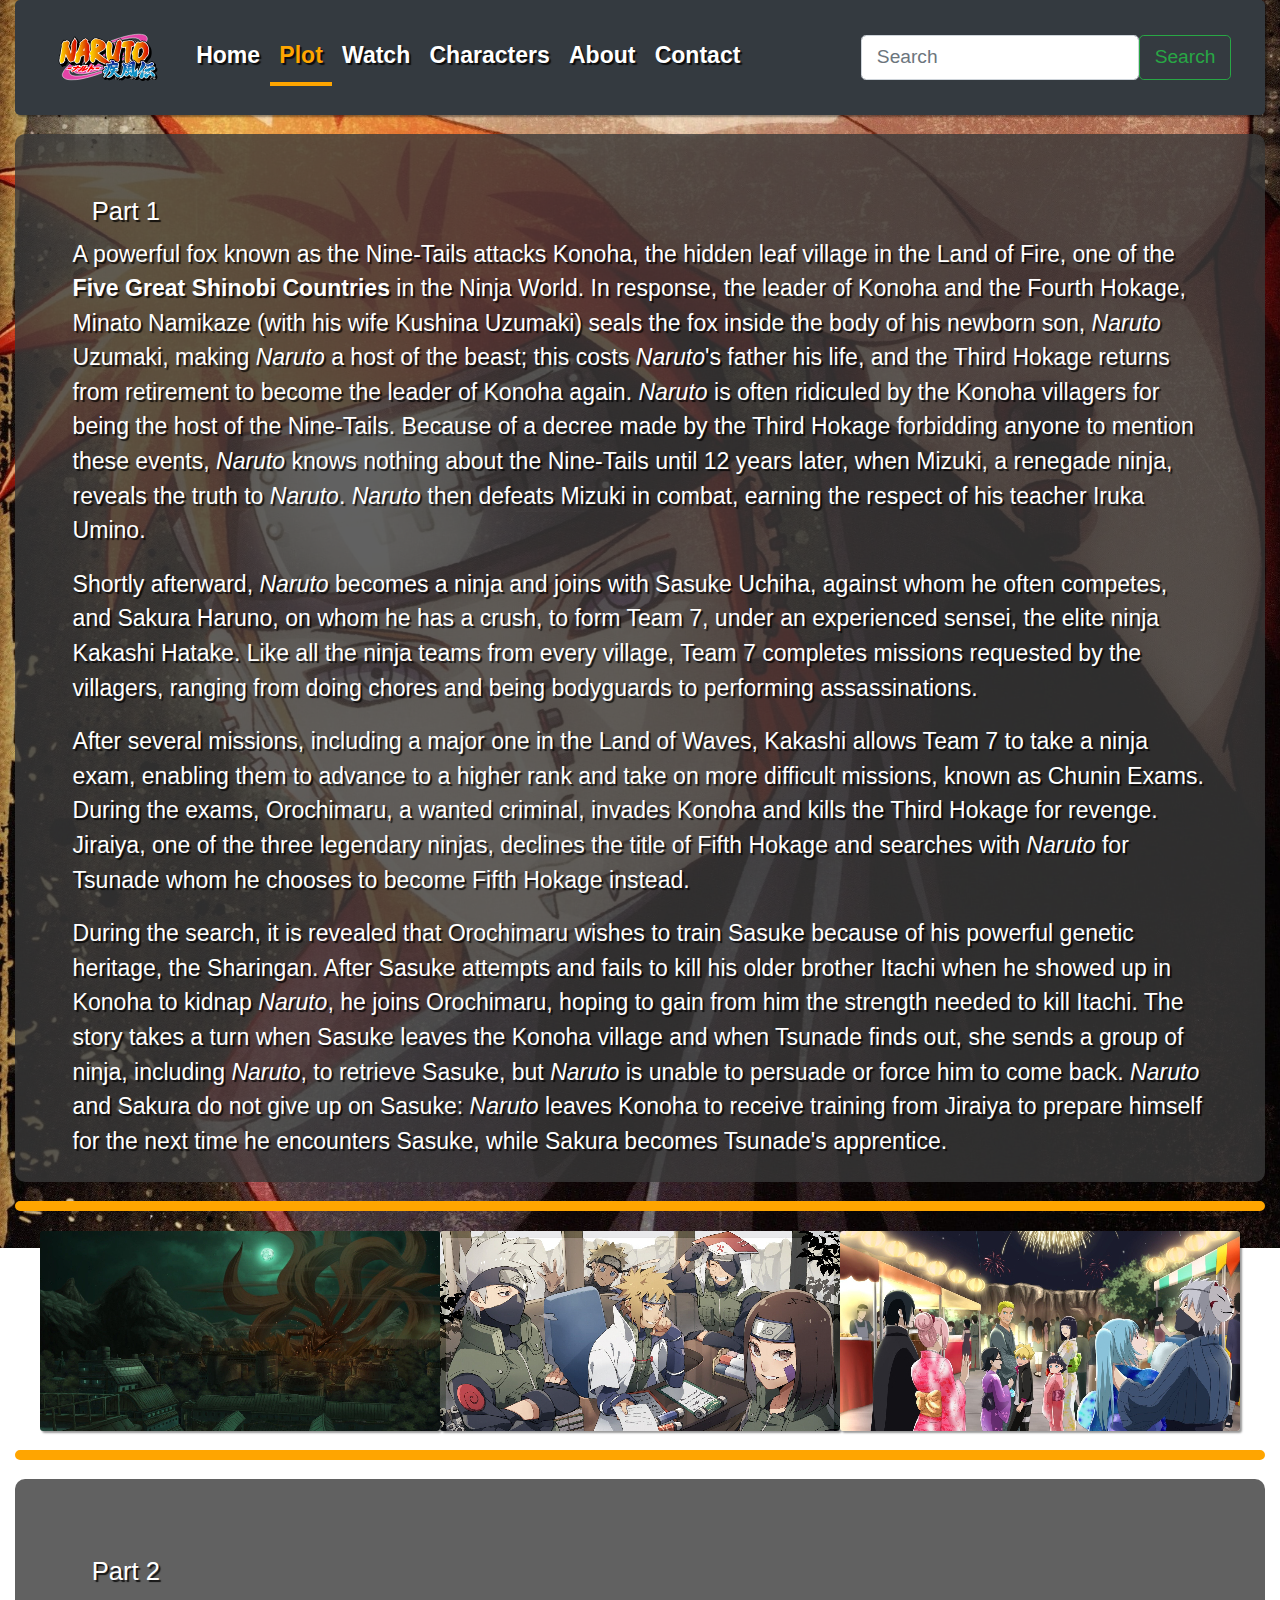
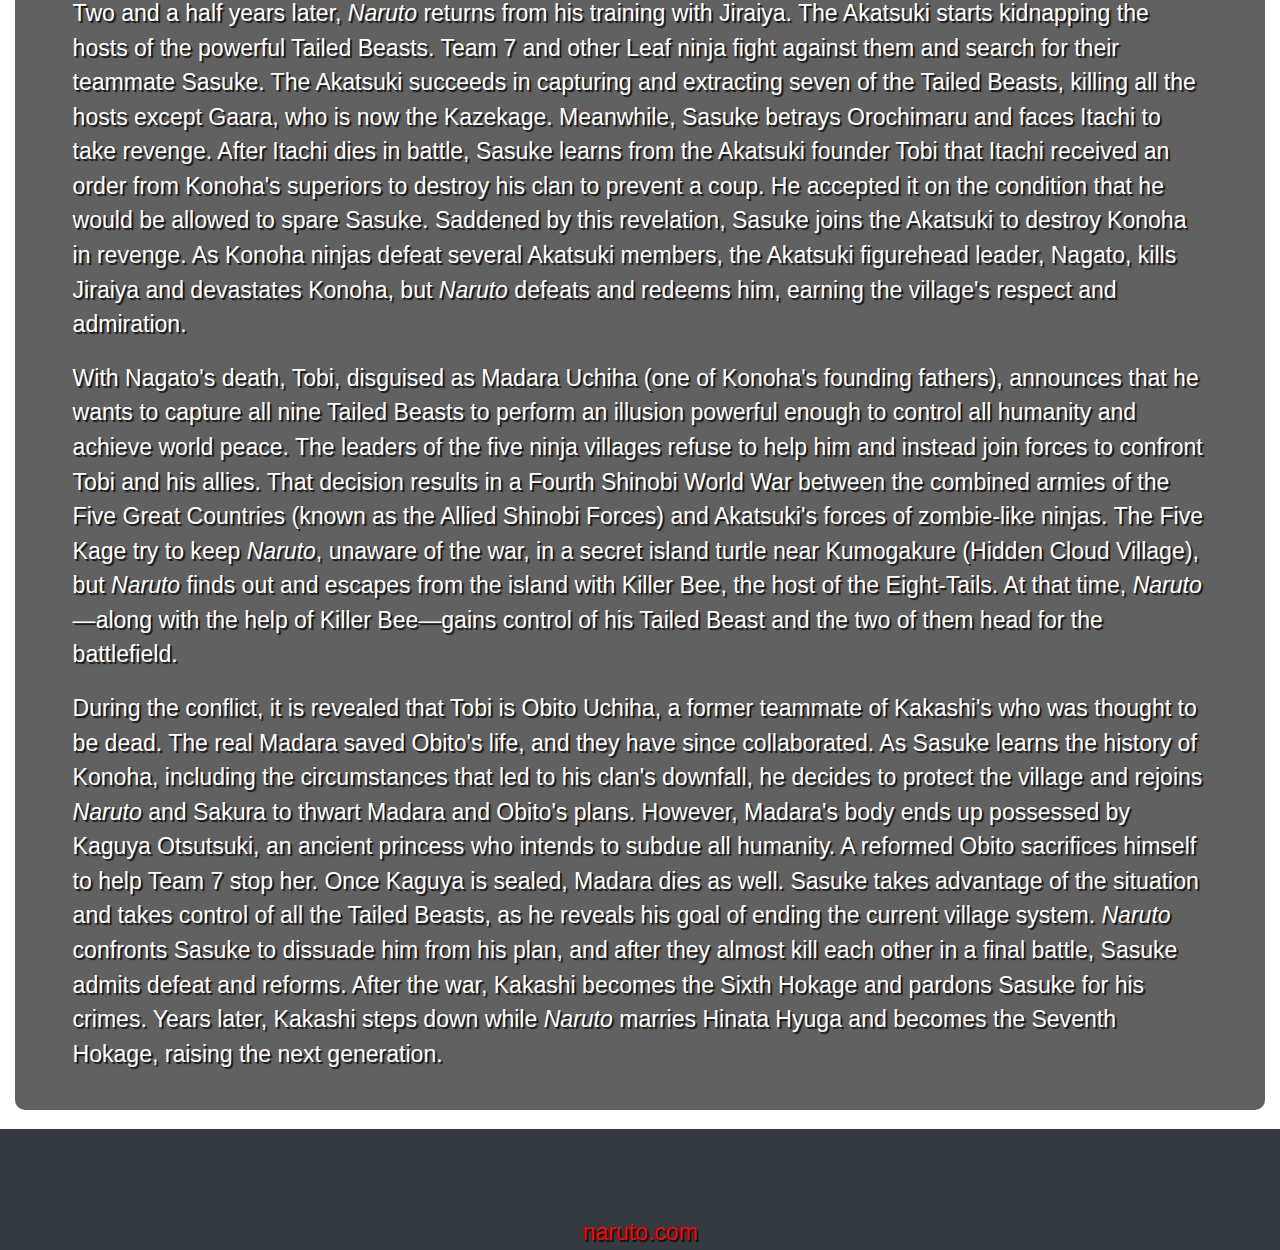
<file: Naruto/plot.html>
<!DOCTYPE html>
<html lang="en" style="height:100%;">
<head>
    <meta charset="UTF-8">
    <meta http-equiv="X-UA-Compatible" content="IE=edge">
    <meta name="viewport" content="width=device-width, initial-scale=1.0">
    <title>Naruto</title>
    <link rel="stylesheet" type="text/css" href="style/style.css">
    <link rel="stylesheet" href="https://stackpath.bootstrapcdn.com/bootstrap/4.5.0/css/bootstrap.min.css">
</head>
<body class = "d-flex flex-column h-100">
    <!--Panel-->
    <header>
        <div class="container-fluid">
            <nav class="navbar navbar-expand-lg navbar-dark bg-dark">
                <div class="container-fluid">
                  <a class="navbar-brand" href="index.html"><img class = "img-fluid" src="media/logo.svg" alt="Back to homepage" title="Back to homepage" loading="lazy"/></a>
                  <button class="navbar-toggler" data-toggle="collapse" data-target="#navbarSupportedContent">
                    <span class="navbar-toggler-icon"></span>
                  </button>
                  <div class="collapse navbar-collapse" id="navbarSupportedContent">
                    <ul class="navbar-nav me-auto mb-2 mb-lg-0">
                        <li class="nav-item"><a class="nav-link" href="index.html" aria-current="page">Home</a></li>
                        <li class="nav-item"><a class="nav-link active" href="plot.html">Plot</a></li>
                        <li class="nav-item"><a class="nav-link" href="watch.html">Watch</a></li>
                        <li class="nav-item"><a class="nav-link" href="characters.html">Characters</a></li>
                        <li class="nav-item"><a class="nav-link" href="about.html">About</a></li>
                        <li class="nav-item"><a class="nav-link" href="contact.html">Contact</a></li>
                    </ul>
                    <form class="d-flex ml-auto">
                      <input class="form-control me-2" type="search" placeholder="Search" aria-label="Search">
                      <button class="btn btn-outline-success" type="submit">Search</button>
                    </form>
                  </div>
                </div>
              </nav>
        </div>
    </header>
    <!--Panel-->

    <!--main-->
    <div class = "flex-grow-1 container-fluid">
        <section class = "plot1 my-3 py-1 px-5 plot-text">
            <h2 class = "pt-5 pl-3"> Part 1 </h2>
            <p>A powerful fox known as the Nine-Tails attacks Konoha, 
                the hidden leaf village in the Land of Fire, 
                one of the <strong>Five Great Shinobi Countries</strong> in the Ninja World. 
                In response, the leader of Konoha and the Fourth Hokage, 
                Minato Namikaze (with his wife Kushina Uzumaki) seals the fox inside the body of his newborn son, <i>Naruto</i> Uzumaki, 
                making <i>Naruto</i> a host of the beast; this costs <i>Naruto</i>'s father his life, and the Third Hokage returns from retirement to become the leader of Konoha again. 
                <i>Naruto</i> is often ridiculed by the Konoha villagers for being the host of the Nine-Tails. 
                Because of a decree made by the Third Hokage forbidding anyone to mention these events, <i>Naruto</i> knows nothing about the Nine-Tails until 12 years later, 
                when Mizuki, a renegade ninja, reveals the truth to <i>Naruto</i>. <i>Naruto</i> then defeats Mizuki in combat, earning the respect of his teacher Iruka Umino.</p>
            <p>Shortly afterward, <i>Naruto</i> becomes a ninja and joins with Sasuke Uchiha, against whom he often competes, 
                and Sakura Haruno, on whom he has a crush, to form Team 7, under an experienced sensei, the elite ninja Kakashi Hatake. 
                Like all the ninja teams from every village, Team 7 completes missions requested by the villagers, 
                ranging from doing chores and being bodyguards to performing assassinations.</p>
            <p>After several missions, including a major one in the Land of Waves, Kakashi allows Team 7 to take a ninja exam, 
                enabling them to advance to a higher rank and take on more difficult missions, known as Chunin Exams. 
                During the exams, Orochimaru, a wanted criminal, invades Konoha and kills the Third Hokage for revenge. Jiraiya, one of the three legendary ninjas, 
                declines the title of Fifth Hokage and searches with <i>Naruto</i> for Tsunade whom he chooses to become Fifth Hokage instead.</p>
            <p>During the search, it is revealed that Orochimaru wishes to train Sasuke because of his powerful genetic heritage, the Sharingan. 
                After Sasuke attempts and fails to kill his older brother Itachi when he showed up in Konoha to kidnap <i>Naruto</i>, he joins Orochimaru, 
                hoping to gain from him the strength needed to kill Itachi. 
                The story takes a turn when Sasuke leaves the Konoha village and when Tsunade finds out, 
                she sends a group of ninja, including <i>Naruto</i>, to retrieve Sasuke, but <i>Naruto</i> is unable to persuade or force him to come back. 
                <i>Naruto</i> and Sakura do not give up on Sasuke: <i>Naruto</i> leaves Konoha to receive training from Jiraiya to prepare himself for the next time he encounters Sasuke, 
                while Sakura becomes Tsunade's apprentice.</p>
        </section>
        <hr>
		<figure class = "row plot-image"> 
                <img src="media/plotimg1.jpg" class = "img-fluid" alt="plot_image">
                <img src="media/plotimg2.jpg" class = "img-fluid" alt="plot_image">
                <img src="media/plotimg3.jpg" class = "img-fluid" alt="plot_image">
		</figure>
        <hr>
        <section class = "plot2 py-3 mb-3 px-5 plot-text">
            <h2 class = "pt-5 pl-3"> Part 2 </h2>
            <p>Two and a half years later, <i>Naruto</i> returns from his training with Jiraiya. 
                The Akatsuki starts kidnapping the hosts of the powerful Tailed Beasts. 
                Team 7 and other Leaf ninja fight against them and search for their teammate Sasuke. 
                The Akatsuki succeeds in capturing and extracting seven of the Tailed Beasts, 
                killing all the hosts except Gaara, who is now the Kazekage. Meanwhile, 
                Sasuke betrays Orochimaru and faces Itachi to take revenge. 
                After Itachi dies in battle, Sasuke learns from the Akatsuki 
                founder Tobi that Itachi received an order from Konoha's superiors to destroy 
                his clan to prevent a coup. He accepted it on the condition that he would be allowed to spare Sasuke. 
                Saddened by this revelation, Sasuke joins the Akatsuki to destroy Konoha in revenge. As Konoha ninjas 
                defeat several Akatsuki members, the Akatsuki figurehead leader, Nagato, kills Jiraiya and devastates Konoha, 
                but <i>Naruto</i> defeats and redeems him, earning the village's respect and admiration.</p>
                
                <p>With Nagato's death, Tobi, disguised as Madara Uchiha (one of Konoha's founding fathers), 
                announces that he wants to capture all nine Tailed Beasts to perform an illusion powerful enough to 
                control all humanity and achieve world peace. The leaders of the five ninja villages refuse to help 
                him and instead join forces to confront Tobi and his allies. That decision results in a Fourth Shinobi World War 
                between the combined armies of the Five Great Countries (known as the Allied Shinobi Forces) and Akatsuki's forces of zombie-like ninjas. 
                The Five Kage try to keep <i>Naruto</i>, unaware of the war, in a secret island turtle near Kumogakure (Hidden Cloud Village), 
                but <i>Naruto</i> finds out and escapes from the island with Killer Bee, the host of the Eight-Tails. 
                At that time, <i>Naruto</i>—along with the help of Killer Bee—gains control of his Tailed Beast and the two of them head for the battlefield. </p>
                
                <p>During the conflict, it is revealed that Tobi is Obito Uchiha, a former teammate of Kakashi's who was thought to be dead. 
                The real Madara saved Obito's life, and they have since collaborated. As Sasuke learns the history of Konoha, 
                including the circumstances that led to his clan's downfall, he decides to protect the village and rejoins <i>Naruto</i> and Sakura 
                to thwart Madara and Obito's plans. However, Madara's body ends up possessed by Kaguya Otsutsuki, an ancient princess who intends to subdue all humanity. 
                A reformed Obito sacrifices himself to help Team 7 stop her. Once Kaguya is sealed, Madara dies as well. 
                Sasuke takes advantage of the situation and takes control of all the Tailed Beasts, 
                as he reveals his goal of ending the current village system. <i>Naruto</i> confronts Sasuke to dissuade him from his plan, 
                and after they almost kill each other in a final battle, Sasuke admits defeat and reforms. 
                After the war, Kakashi becomes the Sixth Hokage and pardons Sasuke for his crimes. 
                Years later, Kakashi steps down while <i>Naruto</i> marries Hinata Hyuga and becomes the Seventh Hokage, raising the next generation.</p>
        </section>
    </div>

    <!--main-->

    <!-- Footer -->
    <footer class="page-footer font-small bg-dark pt-4">

    <!-- Footer Elements -->

    <div class="font-weight-light text-center pt-5">
    <a href="index.html"  style = "color: red;" >naruto.com</a>
    </div>

</footer>
<!-- Footer -->

    <!-- JS files: jQuery first, then Popper.js, then Bootstrap JS -->
    <script src="https://code.jquery.com/jquery-3.5.1.min.js"></script>
    <script src="https://cdn.jsdelivr.net/npm/popper.js@1.16.0/dist/umd/popper.min.js"></script>
    <script src="https://stackpath.bootstrapcdn.com/bootstrap/4.5.0/js/bootstrap.min.js"></script>
</body>
</html>
</file>
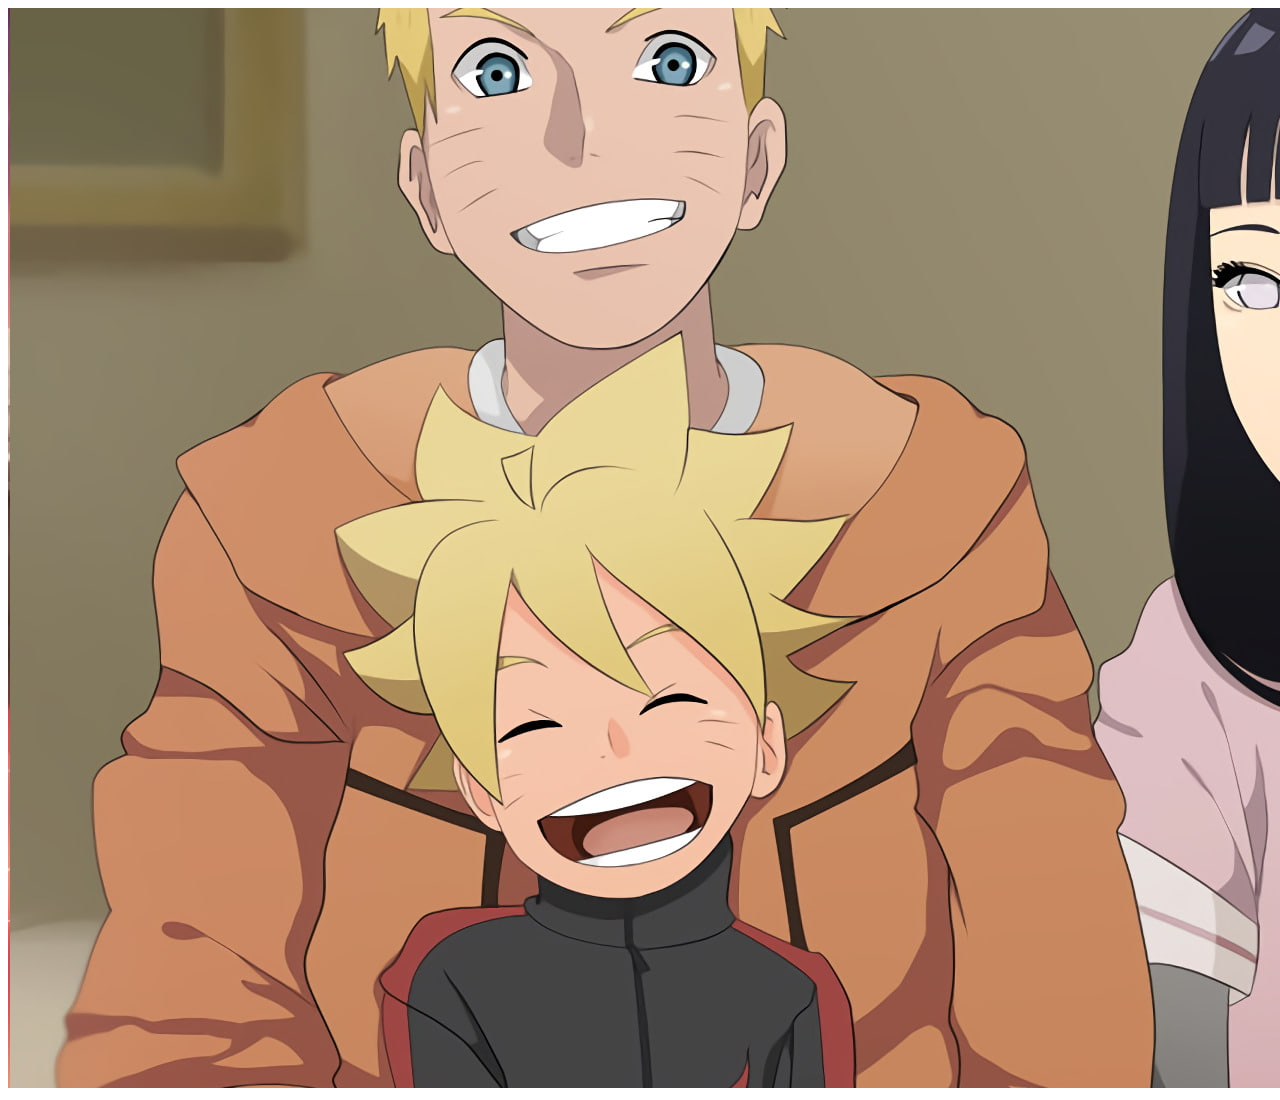
<file: Naruto/internal/fullsize1.html>
<!DOCTYPE html>
<html lang="en">
  <head>
    <meta charset="UTF-8">
    <title>Naruto and His Family</title>
  </head>
  <body>
    <img src="../media/naruto_family.jpg" alt="Naruto and his Family" />
  </body>
</html>
</file>
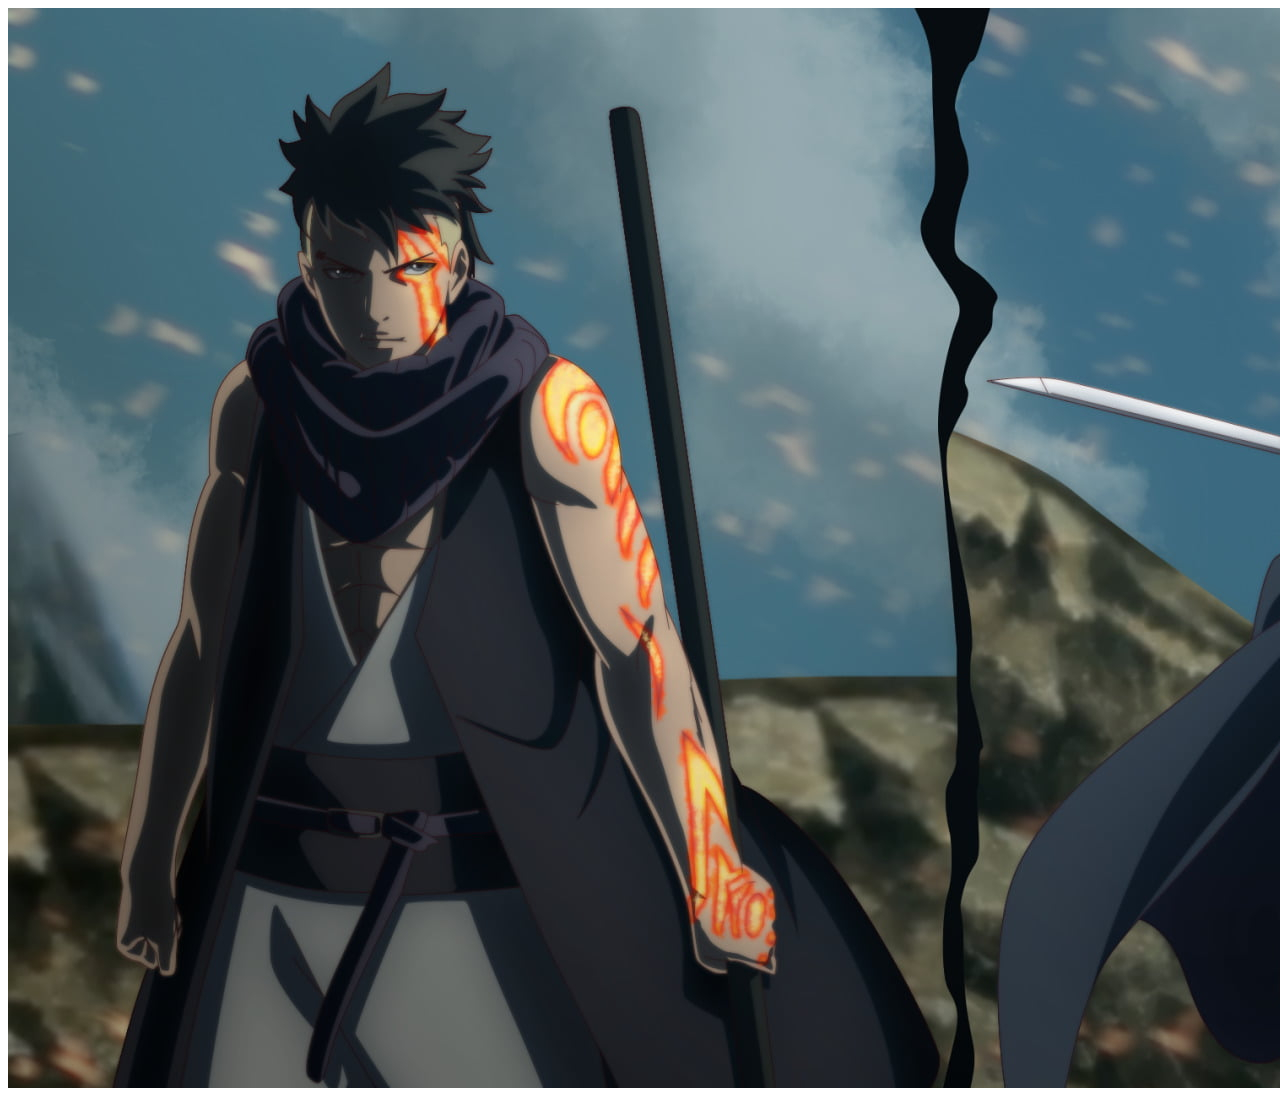
<file: Naruto/internal/fullsize2.html>
<!DOCTYPE html>
<html lang="en">
  <head>
    <meta charset="UTF-8">
    <title>Boruto vs Kavaki</title>
  </head>
  <body>
    <img src="../media/KavakiVsBoruto.jpg" alt="Fll size of boruto vs Kavaki" />
  </body>
</html>
</file>
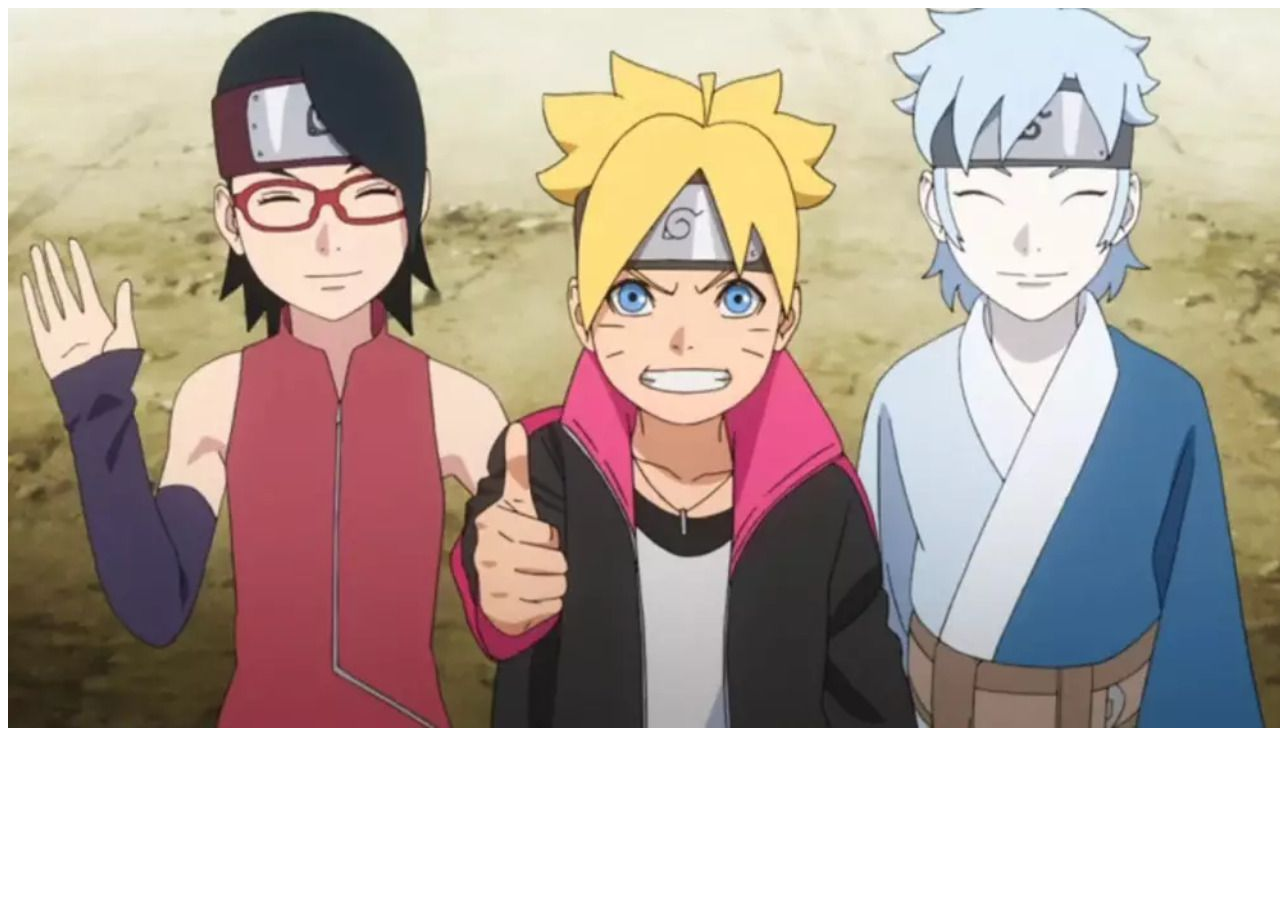
<file: Naruto/internal/fullsize3.html>
<!DOCTYPE html>
<html lang="en">
  <head>
    <meta charset="UTF-8">
    <title>Team 7 in Boruto</title>
  </head>
  <body>
    <img src="../media/team7.jpg" alt="Team 7 is back!" />
  </body>
</html>
</file>
<file: Naruto/style/style.css>
.navbar-brand {
    width: 10%;
}

* {
    font-size: 1.2rem;
}

@media only screen and (max-width: 720px) { 
    * {
        font-size: 3vw !important;
    }

}

body {
    background-image: url(../media/backgroundWatch.jpg);
    
    -moz-background-size: cover;
    -webkit-background-size: cover;
    background-size: cover;
    background-position: top center !important;
    background-repeat: no-repeat !important;
    background-attachment: fixed;
    color: white !important;
    text-shadow: 2px 2px 1px rgba(0, 0, 0, 0.8) !important;
    font-family: Verdana, Arial, Helvetica, sans-serif;
}

.img-fluid {
    box-shadow: 2px 2px 2px rgba(0, 0, 0, 0.4) !important;
    border-radius: 3px;
}

.carousel-inner {
    border-radius: 7px;
    box-shadow: 2px 2px 2px rgba(0, 0, 0, 0.4); 
}

hr { 
    border: 5px solid orange !important;
    border-radius: 5px !important;
}

.navbar {
    box-shadow: 2px 2px 2px rgba(0, 0, 0, 0.4);
    border-radius: 5px;
}

.navbar-nav a{
    font-weight: bold !important;
    color: white !important;
}

.navbar-dark .navbar-nav .active>.nav-link, .navbar-dark .navbar-nav .nav-link.active, .navbar-dark .navbar-nav .nav-link.show, .navbar-dark .navbar-nav .show>.nav-link {
    color: orange !important;
    border-bottom: 4px solid orange;
}

.navbar-nav a:hover {
    color:orange !important;
}

[src="media/logo.svg"] {
    box-shadow: 0px 0px !important;
}

/* Remove padding */
.padding-zero {
    padding-left: 0;
    padding-right: 0;
}

/* Remove margin */
.marding-zero {
    margin-right: 0;
    margin-left: 0;
}

/* Front Page */

h2 {
    font-size: 2vw !important;
}

#front-content a {
    color: white;
    text-decoration: underline;
    text-shadow: 0px 0px;
}

#front-content figcaption {
    margin-top: 5px;
    border-radius: 10px;  
}

#front-content figcaption > a {
    background-color: rgb(68, 67, 67, 0.9);
    border-radius: 10px;  
}

#front-content #anime_rel img, #anime_new img {
    border: 1px solid #ddd; /* Gray border */
    border-radius: 4px;  /* Rounded border */
}

#front-content #anime_rel img:hover, #anime_new img:hover {
    box-shadow: 0 0 4px 1px rgba(0, 140, 186, 0.5) !important;
}

#front-content a:visited {
    color: pink;
    background-color: transparent;
    text-decoration: none;
}
  
#front-content a:hover {
    color: red;
    text-decoration: underline;
}
  
#front-content a:active {
    color: yellow;
    background-color: transparent;
    text-decoration: underline;
}

/*  Plot Page */


.plot-image {
    display:grid;
    grid-template-columns: auto;
    justify-content: center;
}

.plot-text {
    background-color:rgba(58, 58, 58, 0.8);
    border-radius: 10px; 
}


/* Watch Page */

.player {
    background-color: lightgray;
    border-radius: 7px;
    color: black;
    border: 2px solid black;
}

#movie {
    border-radius: 7px;
    border: 3px solid yellow;
}


#description * {
    text-shadow: 0px 0px !important;
    font-size: 0.9em;
}

.player video {
    text-shadow: 0px 0px;
}

/* Character Page*/

#characters [alt="character_image"] {
	width: 15%;
    margin-right: 5%;
}

.char-block {
	background-color: gray;
	border: 5px solid #800808;
	border-radius: 15px;
    margin-left: auto;
    margin-right: auto;
    margin-bottom: 1%;
    margin-top: 1%;
}

.char-img {
	width: 150px;
	height: 150px;
	margin-top: 1%;
	margin-right: 1%;
}

.media {
    margin: 1%;
}

/* About Page */


.about-text {
    background-color:rgba(95, 95, 95, 0.8);
}

.about-text article:first-child>strong {
    color: black;
    text-shadow: 0px 0px;
}

.about-table {
    background-color:rgba(184, 182, 182, 0.8);
}

.table {
    text-shadow: 0px 0px !important;
}

#tab-sum {
    text-shadow: 0px 0px !important;
    color:rgba(31, 31, 31, 0.8);
    font-weight: bold;
}


/* Contact Page */

.contact-form {
    background-color:rgba(58, 58, 58, 0.8);
    border-radius: 10px;
}

.contact-info {
    background-color:rgba(184, 182, 182, 0.8);
    border-radius: 10px;
}

.contact-info-text {
    color: black;
    font-weight: bold;
    text-shadow: 0px 0px;
}

.contact-info-text:last-child>span {
    color:aqua;
}

#warn {
    text-shadow: 0px 0px;
}

#emailHelp {
    text-shadow: 0px 0px; 
    color: white;
    font-weight: 100;
}
</file>
<file: aMAZEing labyrinth/styles.css>
.border {
    display: grid;
    grid-template-columns: 5% 90% 5%;
    grid-template-rows: 5% 90% 5%;
    width: 500px;
    height: 540px;
    margin-left:0;
    text-align: auto;
}

h3 {
    margin: 0px;
    margin-bottom: 10px;
}

.playerInfo {
    background-color: darkslateblue;
    width: 200px;
    height: 100px;
    margin-bottom: 20px;
    color: white;
    text-align: center;
    font-size: 1em;
    border: 5px solid black;
}

.extraCard {
    width: 50px;
}

.hidden {
    display: none;
}

.main {
    display: flex;
    gap: 10px
}

.menu {
    position: relative;
    width: 720px;
    height: 580px;
    background-color: darkslateblue;
    color: white;
    display:table-cell;
    text-align: center;
    vertical-align: middle;
}

@import url('https://fonts.googleapis.com/css?family=Ubuntu');

.winPage h1 {
    margin: 40px auto;
    font-family: 'Ubuntu', sans-serif;
    font-size: 70px;
    font-weight: bold;
    color: #CFC547;
    text-align: center;
    letter-spacing: 5px;
    text-shadow: 3px 0px 7px rgba(81,67,21,0.8), -3px 0px 7px rgba(81,67,21,0.8), 0px 4px 7px rgba(81,67,21,0.8);
}

button[type=button] {
    align-items: center;
    background-color: #fff;
    border-radius: 12px;
    box-shadow: transparent 0 0 0 3px,rgba(18, 18, 18, .1) 0 6px 20px;
    box-sizing: border-box;
    color: #121212;
    cursor: pointer;
    display: inline-flex;
    flex: 1 1 auto;
    font-family: Inter,sans-serif;
    font-size: 1.2rem;
    font-weight: 700;
    justify-content: center;
    line-height: 1;
    margin: 0;
    outline: none;
    padding: 1rem 1.2rem;
    text-align: center;
    text-decoration: none;
    transition: box-shadow .2s,-webkit-box-shadow .2s;
    white-space: nowrap;
    border: 0;
    user-select: none;
    -webkit-user-select: none;
    touch-action: manipulation;
  }
  
  .button-35:hover {
    box-shadow: #121212 0 0 0 3px, transparent 0 0 0 0;
  }

.main-menu h1:hover {
    text-shadow: 0 0 3px #FF0000, 0 0 5px #0000FF;
}

.menu .back {
    position: absolute;
    top: 5px;
    left: 20px;
    font-size: 3em;
}

.menu .back:hover {
    text-shadow: 2px 2px 3px #0d0557, 1px 1px 5px #131314;
}

.instruction > p {
    font-family: serif, "Times New Roman", Times;
    font-size: 1.0em;
    text-shadow: 
      2px 2px 4px #111111, 
      4px 4px 0px rgba(0, 0, 0, 0.2);
    line-height: 32px;
}

.instruction img {
    margin-top: 20px;
    width: 200px;
}

.room {
    position: absolute;
    z-index: 1;
}

.player {
    position: absolute;
    z-index: 100;
    top: 65%;
    left: 20%;
}

.treasure {
    position: absolute;
    z-index: 2;
    top: 70%;
    left: 23%;
}

.highlight {
    filter: grayscale(100%);
}

table {
    /* border-spacing:0;
    border-collapse: collapse; */
    height: 450px;
    margin-left: auto;
    margin-right: auto;
    width: 100%;
    table-layout:fixed;
    position: relative;

}

table tr {
    padding: 0px;
    margin: 0px;
}

table td {
    padding: 0px;
    margin: 0px;
    position: relative;
}

.upper {
    background-color: #512da8;
    grid-column: 1/4;
    display: grid;
    grid-template-columns: 1fr 1.7fr 1fr;
}

.lower {
    background-color:#512da8;
    grid-column: 1/4;
    display: grid;
    grid-template-columns: 1fr 1.7fr 1fr;
}

.grid {
    background-color:#512da8;
    position: relative;
}

.rightSide {
    background-color: #512da8;
    display: grid;
    grid-template-rows: 1fr 2.2fr 1fr;
}

.leftSide {
    background-color: #512da8;
    display: grid;
    grid-template-rows: 1fr 2.2fr 1fr;
}

.right {
    transform:rotate(90deg);
}

/* .main {
    height: 400px;
    margin-left:0;
    text-align: auto;
} */

/* Upper pointer */
img[src="pointer_north.png"]:nth-child(1) {
    justify-self: end;
}

img[src="pointer_north.png"]:nth-child(2) {
    justify-self: center;
}

img[src="pointer_north.png"]:nth-child(3) {
    justify-self: start;
}



/* left pointer */

img[src="pointer_west.png"]:nth-child(1) {
    align-self: end;
}

img[src="pointer_west.png"]:nth-child(2) {
    align-self: center;
}

img[src="pointer_west.png"]:nth-child(3) {
    align-self: start;
}



/* Right pointers */

img[src="pointer_east.png"]:nth-child(1) {
    align-self: end;
}

img[src="pointer_east.png"]:nth-child(2) {
    align-self: center;
}

img[src="pointer_east.png"]:nth-child(3) {
    align-self: start;
}



/* Lower pointers */

img[src="pointer_south.png"]:nth-child(1) {
    justify-self: end;
}

img[src="pointer_south.png"]:nth-child(2) {
    justify-self: center;
}

img[src="pointer_south.png"]:nth-child(3) {
    justify-self: start;
}

/* Settings ranges */

.settings div span{
    font-size: 1.3em;
}

  input,
  output {
    vertical-align: middle;
    font-size: 1em;
    font-family: Arial, sans-serif;
  }
  
  output {
    background: #ff4500;
    padding: 5px 16px;
    border-radius: 3px;
    color: #fff;
  }
  

  
  input[type="range"]:focus,
  input[type="number"]:focus {
    box-shadow: 0 0 3px 1px #4b81dd;
    outline: none;
  }
</file>
<file: aMAZEing labyrinth/cardStyle.css>
/* The flip card container - set the width and height to whatever you want. We have added the border property to demonstrate that the flip itself goes out of the box on hover (remove perspective if you don't want the 3D effect */
.flip-card {
    background-color: transparent;
    width: 60px;
    height: 70px;
    border: 1px solid #f1f1f1;
    perspective: 1000px; /* Remove this if you don't want the 3D effect */
  }
  
  /* This container is needed to position the front and back side */
  .flip-card-inner {
    position: relative;
    width: 100%;
    height: 100%;
    transition: transform 0.8s;
    transform-style: preserve-3d;
  }
  
  /* Do an horizontal flip when you move the mouse over the flip box container */
  .flip-card:hover .flip-card-inner {
    transform: rotateY(180deg);
  }
  
  /* Position the front and back side */
  .flip-card-front, .flip-card-back {
    position: absolute;
    width: 100%;
    height: 100%;
    -webkit-backface-visibility: hidden; /* Safari */
    backface-visibility: hidden;
  }
  
  /* Style the front side (fallback if image is missing) */
  .flip-card-front {
    background-color: darkslateblue;
    color: black;
    font-size: 30px;
  }

  .flip-card-front span {
    position: absolute;
    top: 20%;
    left: 15%;
  }

  .flip-card-back span {
    position: absolute;
    top: 20%;
    left: 15%;
  }
  
  /* Style the back side */
  .flip-card-back {
    background-color: dodgerblue;
    transform: rotateY(180deg);
    font-size: 30px;
  }



  .cards {
      display: grid;
      grid-template-columns: repeat(3, 1fr);
      gap: 10px;
  }
</file>
